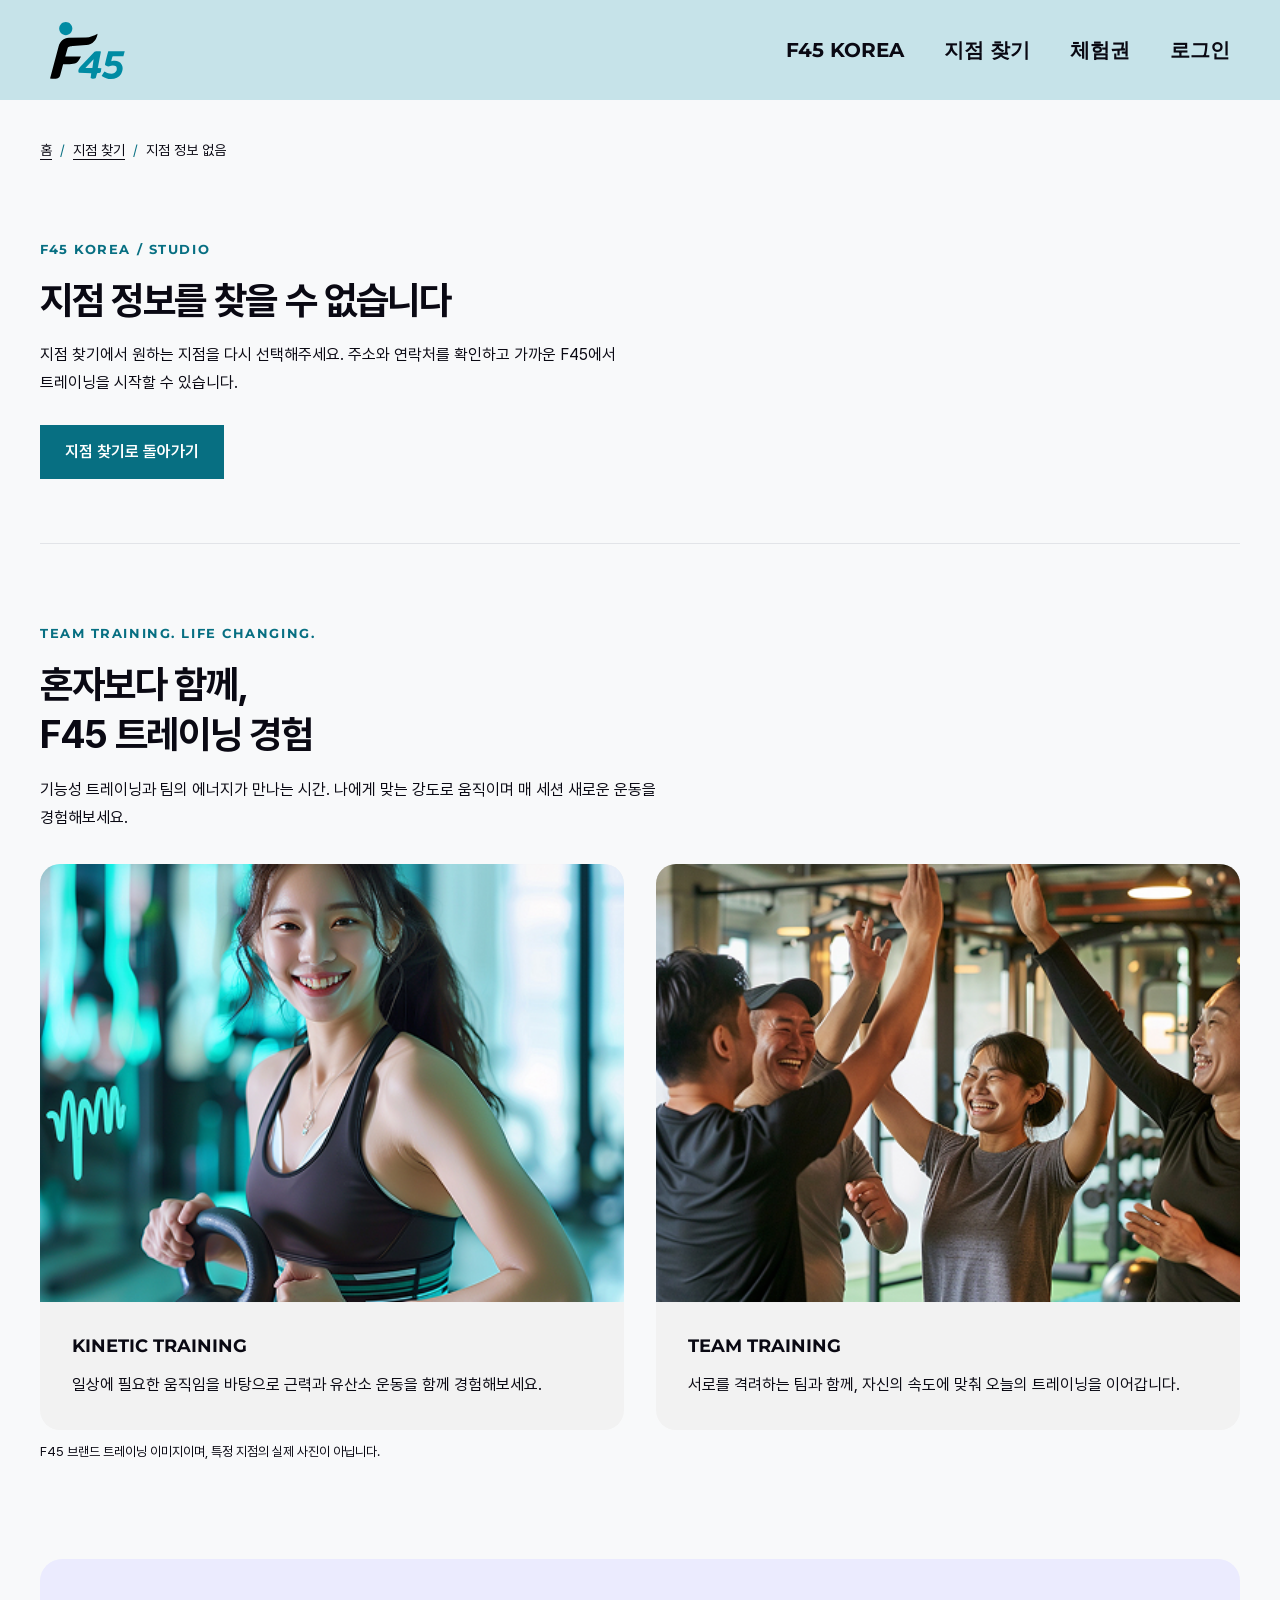
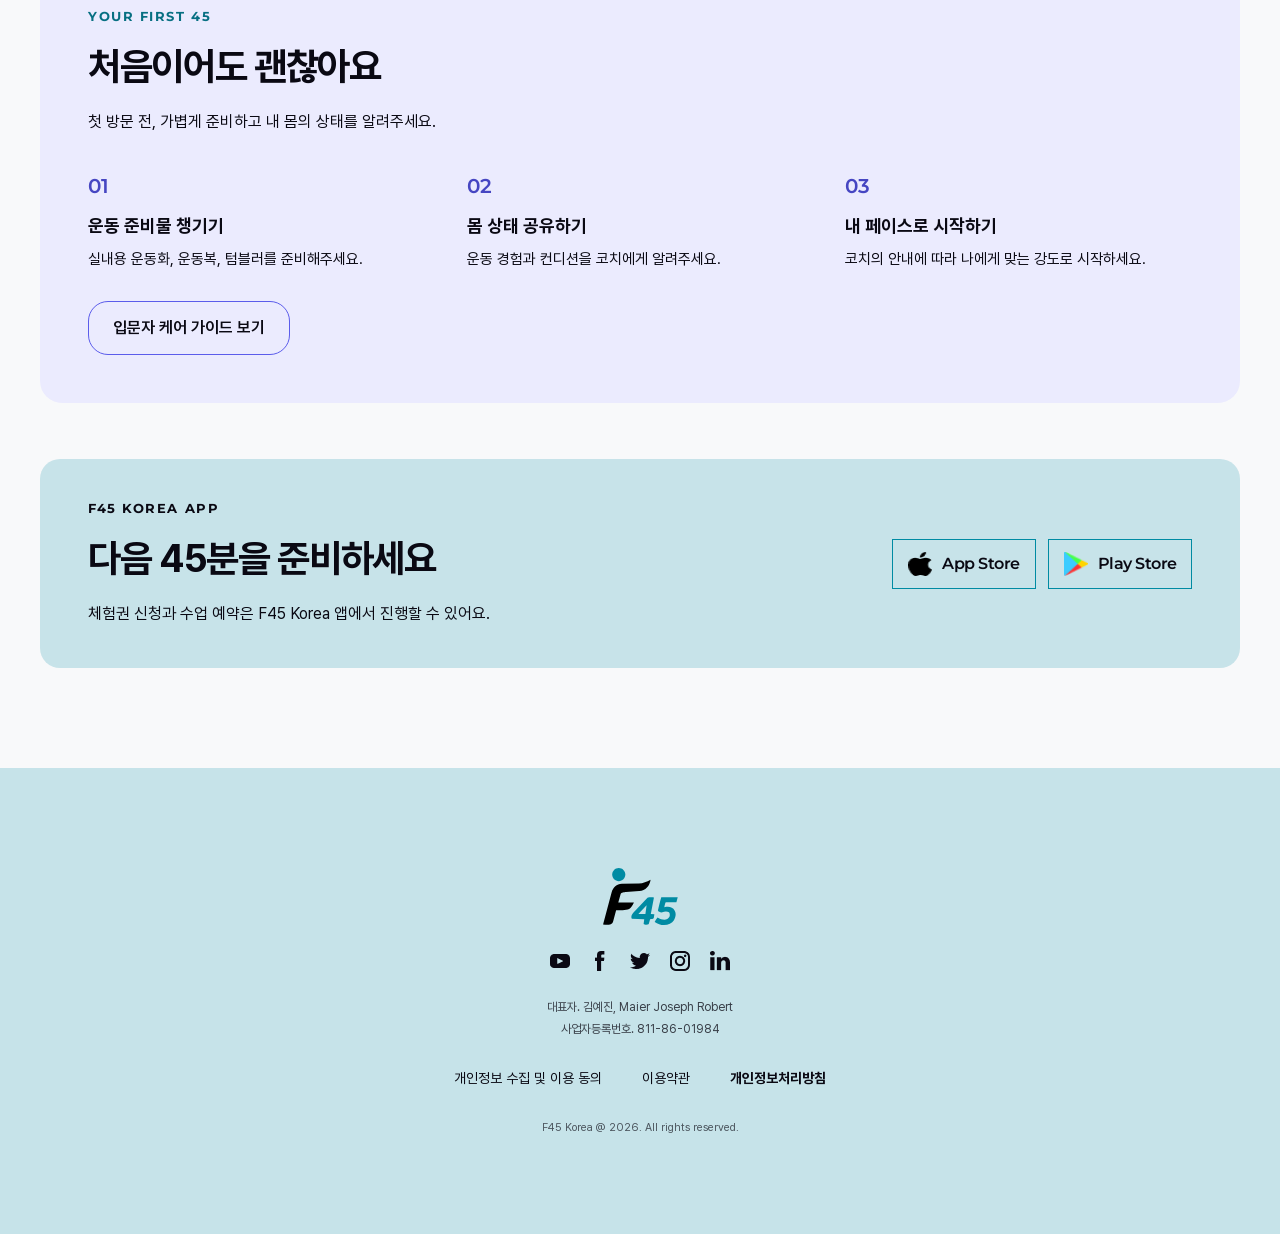
<file: pages/detail.html>
<!DOCTYPE html>
<html lang="ko">
<head>
  <meta charset="UTF-8" />
  <meta name="viewport" content="width=device-width, initial-scale=1.0" />
  <title>지점 정보 없음 | F45 Korea</title>
  <meta name="description" content="F45 Korea 지점 찾기에서 가까운 지점의 주소와 연락처를 확인하세요." />
  <meta name="robots" content="noindex, follow" />
  <meta name="theme-color" content="#008ba3" />
  <link rel="icon" type="image/svg+xml" href="../favicon/favicon.svg" />
  <link rel="icon" href="../favicon/favicon.ico" sizes="48x48" />
  <link rel="icon" type="image/png" sizes="16x16" href="../favicon/favicon-16.png" />
  <link rel="icon" type="image/png" sizes="32x32" href="../favicon/favicon-32.png" />
  <link rel="apple-touch-icon" href="../favicon/apple-touch-icon.png" />
  <link rel="manifest" href="../favicon/site.webmanifest" />
  <link rel="stylesheet" href="../css/style.css?v=20261111-mobile-logo" />
  <link rel="stylesheet" href="../css/common.css" />
  <link rel="stylesheet" href="../css/pages.css" />
</head>
<body class="sub_page detail_page">
  <!-- Shared header -->
<a class="skip_link" href="#main_content">본문 바로가기</a>
<header class="header" id="header">
  <a class="logo" href="../index.html" aria-label="F45 Korea 홈">
    <img src="../assets/icons/logo.svg" alt="F45 Korea" width="75" height="57" />
    <span class="logo_mobile_text" aria-hidden="true">F45 Korea</span>
  </a>
  <nav class="nav" aria-label="주 메뉴">
    <a class="nav_link" href="../index.html#story">F45 KOREA</a>
    <a class="nav_link" href="../index.html#locator">지점 찾기</a>
    <a class="nav_link" href="../index.html#guide">체험권</a>
    <a class="nav_link" href="./login.html" data-auth-guest>로그인</a>
    <div class="auth_user" data-auth-user hidden><span class="auth_name" data-auth-name></span><button class="nav_link" type="button" data-auth-logout>로그아웃</button></div>
    <button type="button" class="menu_toggle" data-menu-toggle aria-controls="mobile_menu" aria-expanded="false" aria-label="메뉴 열기"><img src="../assets/icons/ham.png" alt="" /></button>
  </nav>
</header>
<div class="menu_overlay" data-menu-overlay hidden></div>
<nav class="mobile_menu" id="mobile_menu" data-mobile-menu aria-label="모바일 메뉴" hidden>
  <a class="nav_link" href="../index.html#story">F45 KOREA</a>
  <a class="nav_link" href="../index.html#locator">지점 찾기</a>
  <a class="nav_link" href="../index.html#guide">체험권</a>
  <a class="nav_link" href="./login.html" data-auth-guest>로그인</a>
  <div class="auth_user" data-auth-user hidden><span class="auth_name" data-auth-name></span><button class="nav_link" type="button" data-auth-logout>로그아웃</button></div>
</nav>
<p class="sr_only" data-auth-status role="status" aria-live="polite"></p>
  <!-- End shared header -->

  <main class="detail_main" id="main_content" tabindex="-1">
    <div class="detail_wrap">
      <nav class="detail_breadcrumb" aria-label="현재 위치">
        <ol>
          <li><a href="../index.html">홈</a></li>
          <li><a href="../index.html#locator">지점 찾기</a></li>
          <li aria-current="page" data-branch-breadcrumb>지점 안내</li>
        </ol>
      </nav>

      <noscript>
        <p class="detail_noscript">지점별 상세 정보를 표시하려면 JavaScript가 필요합니다. <a href="../index.html#locator">홈의 지점 찾기</a>에서 6개 지점의 주소와 전화번호를 확인할 수 있습니다.</p>
      </noscript>

      <section class="detail_unavailable" id="branch_unavailable" aria-labelledby="branch_unavailable_title">
        <p class="detail_eyebrow">F45 KOREA / STUDIO</p>
        <h1 class="detail_heading" id="branch_unavailable_title">지점 정보를 찾을 수 없습니다</h1>
        <p class="detail_copy">지점 찾기에서 원하는 지점을 다시 선택해주세요. 주소와 연락처를 확인하고 가까운 F45에서 트레이닝을 시작할 수 있습니다.</p>
        <div class="detail_actions">
          <a class="detail_primary" href="../index.html#locator">지점 찾기로 돌아가기</a>
        </div>
      </section>

      <div id="branch_content" hidden>
        <section class="detail_hero" aria-labelledby="branch_title">
          <div class="detail_hero_content">
            <p class="detail_eyebrow">F45 KOREA / STUDIO</p>
            <h1 class="detail_title" id="branch_title" data-branch-name>F45 지점</h1>
            <p class="detail_intro">함께 움직이는 45분.<br />새로운 변화를 이곳에서 시작하세요.</p>
            <dl class="detail_contact">
              <div><dt>주소</dt><dd data-branch-address></dd></div>
              <div><dt>전화</dt><dd><a data-branch-tel><span data-branch-phone></span></a></dd></div>
            </dl>
            <div class="detail_actions">
              <button class="detail_primary" id="detail_trial_cta" type="button" data-modal-target="trial_modal" data-magnetic><span class="magnetic_label">이 지점에서 체험 시작하기</span></button>
              <a class="detail_secondary" data-branch-tel>전화 걸기</a>
            </div>
          </div>
          <figure class="detail_hero_media">
            <img class="detail_hero_image" src="../assets/images/hero_frame_03_wide.jpg" alt="F45 트레이닝 이미지" width="1536" height="1200" fetchpriority="high" data-media-entrance />
            <figcaption class="detail_caption">F45 트레이닝 이미지 · 특정 지점의 실제 내부 사진이 아닙니다.</figcaption>
          </figure>
        </section>

        <section class="detail_section detail_location" aria-labelledby="detail_location_title">
          <div>
            <p class="detail_eyebrow">FIND YOUR STUDIO</p>
            <h2 class="detail_heading" id="detail_location_title" data-reveal>방문할 지점을 확인하세요</h2>
            <p class="detail_location_address" data-branch-address></p>
            <p class="detail_copy">방문 전 주소를 확인하고, 체험 수업에 대한 자세한 사항은 지점에 문의해주세요.</p>
            <div class="detail_actions"><a class="detail_secondary" href="../index.html#locator">다른 지점도 찾아보기</a></div>
          </div>
          <figure class="detail_map">
            <img src="../assets/images/map.jpg" alt="F45 서울 일부 지점이 표시된 참고 지도" width="940" height="627" loading="lazy" />
            <figcaption class="detail_caption">F45 지점 안내 참고 이미지입니다. 선택한 지점의 위치를 표시한 지도는 아닙니다.</figcaption>
          </figure>
        </section>
      </div>

      <section class="detail_section" aria-labelledby="detail_training_title">
        <p class="detail_eyebrow">TEAM TRAINING. LIFE CHANGING.</p>
        <h2 class="detail_heading" id="detail_training_title" data-reveal>혼자보다 함께,<br />F45 트레이닝 경험</h2>
        <p class="detail_copy">기능성 트레이닝과 팀의 에너지가 만나는 시간. 나에게 맞는 강도로 움직이며 매 세션 새로운 운동을 경험해보세요.</p>
        <div class="detail_training_grid">
          <article class="detail_training_card" data-spotlight>
            <img src="../assets/images/intro_k.jpg" alt="F45 트레이닝 이미지" width="400" height="400" loading="lazy" data-media-entrance />
            <div class="detail_training_text">
              <h3>KINETIC TRAINING</h3>
              <p>일상에 필요한 움직임을 바탕으로 근력과 유산소 운동을 함께 경험해보세요.</p>
            </div>
          </article>
          <article class="detail_training_card" data-spotlight>
            <img src="../assets/images/intro_r.jpg" alt="F45 트레이닝 이미지" width="400" height="400" loading="lazy" data-media-entrance />
            <div class="detail_training_text">
              <h3>TEAM TRAINING</h3>
              <p>서로를 격려하는 팀과 함께, 자신의 속도에 맞춰 오늘의 트레이닝을 이어갑니다.</p>
            </div>
          </article>
        </div>
        <p class="detail_caption">F45 브랜드 트레이닝 이미지이며, 특정 지점의 실제 사진이 아닙니다.</p>
      </section>

      <section class="detail_visit" aria-labelledby="detail_visit_title">
        <p class="detail_eyebrow">YOUR FIRST 45</p>
        <h2 class="detail_heading" id="detail_visit_title" data-reveal>처음이어도 괜찮아요</h2>
        <p class="detail_copy">첫 방문 전, 가볍게 준비하고 내 몸의 상태를 알려주세요.</p>
        <ol class="detail_visit_list">
          <li><span class="detail_visit_number" aria-hidden="true">01</span><div><h3>운동 준비물 챙기기</h3><p>실내용 운동화, 운동복, 텀블러를 준비해주세요.</p></div></li>
          <li><span class="detail_visit_number" aria-hidden="true">02</span><div><h3>몸 상태 공유하기</h3><p>운동 경험과 컨디션을 코치에게 알려주세요.</p></div></li>
          <li><span class="detail_visit_number" aria-hidden="true">03</span><div><h3>내 페이스로 시작하기</h3><p>코치의 안내에 따라 나에게 맞는 강도로 시작하세요.</p></div></li>
        </ol>
        <div class="detail_actions"><a class="detail_secondary" href="../index.html#guide">입문자 케어 가이드 보기</a></div>
      </section>

      <section class="detail_app" aria-labelledby="detail_app_title">
        <div>
          <p class="detail_eyebrow">F45 KOREA APP</p>
          <h2 class="detail_heading" id="detail_app_title" data-reveal>다음 45분을 준비하세요</h2>
          <p class="detail_copy">체험권 신청과 수업 예약은 F45 Korea 앱에서 진행할 수 있어요.</p>
        </div>
        <div class="detail_store_buttons">
          <a class="trial_store_btn" href="https://apps.apple.com/kr/app/f45-korea-new/id6751717648" target="_blank" rel="noopener noreferrer">
            <img src="../assets/icons/apple.png" alt="" width="24" height="24" /><span>App Store</span><span class="sr_only">새 탭</span>
          </a>
          <a class="trial_store_btn" href="https://play.google.com/store/apps/details?id=ie.zappy.fennec.fskorea&amp;hl=ko" target="_blank" rel="noopener noreferrer">
            <img src="../assets/icons/playstore.png" alt="" width="24" height="24" /><span>Play Store</span><span class="sr_only">새 탭</span>
          </a>
        </div>
      </section>
    </div>
  </main>

  <!-- Shared footer -->
<footer class="footer" id="footer">
    <div class="footer_logo">
      <img src="../assets/icons/logo.svg" alt="F45 Korea">
      <span class="footer_logo_mobile_text" aria-hidden="true">F45 KOREA</span>
    </div>
    <div class="footer_social">
      <span><img src="../assets/icons/utube.png" alt="유튜브" /></span>
      <span><img src="../assets/icons/facebook.png" alt="페이스북" /></span>
      <span><img src="../assets/icons/twitter.png" alt="트위터" /></span>
      <span><img src="../assets/icons/instagram.png" alt="인스타그램" /></span>
      <span><img src="../assets/icons/in.png" alt="링크드인" /></span>
    </div>
    <p class="footer_company">
      대표자. 김예진, Maier Joseph Robert<br />
      사업자등록번호. 811-86-01984
    </p>
    <div class="footer_links">
      <span>개인정보 수집 및 이용 동의</span>
      <span>이용약관</span>
      <span class="is_bold">개인정보처리방침</span>
    </div>
    <p class="footer_copyright">F45 Korea @ 2026. All rights reserved.</p>
  </footer>
  <!-- End shared footer -->

  <!-- Shared trial modal -->
<div class="modal_overlay" id="trial_modal" role="dialog" aria-modal="true" aria-labelledby="trial_modal_title" hidden>
    <div class="modal_card">
      <button type="button" class="modal_close" id="trial_modal_close" aria-label="닫기">
        <span aria-hidden="true">&times;</span>
      </button>
      <p class="modal_eyebrow">체험권 신청</p>
      <h2 class="modal_title" id="trial_modal_title">체험권은 앱에서<br />1분이면 신청 완료</h2>
      <p class="modal_desc">F45 Korea 앱을 설치하고<br />가까운 지점에서 체험 수업을 예약해보세요.</p>
      <div class="modal_store_buttons">
        <a class="trial_store_btn" href="https://apps.apple.com/kr/app/f45-korea-new/id6751717648" target="_blank" rel="noopener noreferrer">
          <img src="../assets/icons/apple.png" alt="" />
          <span>App Store</span>
        </a>
        <a class="trial_store_btn" href="https://play.google.com/store/apps/details?id=ie.zappy.fennec.fskorea&hl=ko" target="_blank" rel="noopener noreferrer">
          <img src="../assets/icons/playstore.png" alt="" />
          <span>Play Store</span>
        </a>
      </div>
    </div>
  </div>
  <!-- End shared trial modal -->

  <script src="https://cdnjs.cloudflare.com/ajax/libs/gsap/3.12.5/gsap.min.js"></script>
  <script src="../js/storage.js"></script>
  <script src="../js/auth.js"></script>
  <script src="../js/branch_data.js"></script>
  <script src="../js/branch_detail.js"></script>
  <script src="../js/modal.js"></script>
  <script src="../js/interactions.js"></script>
</body>
</html>
</file>
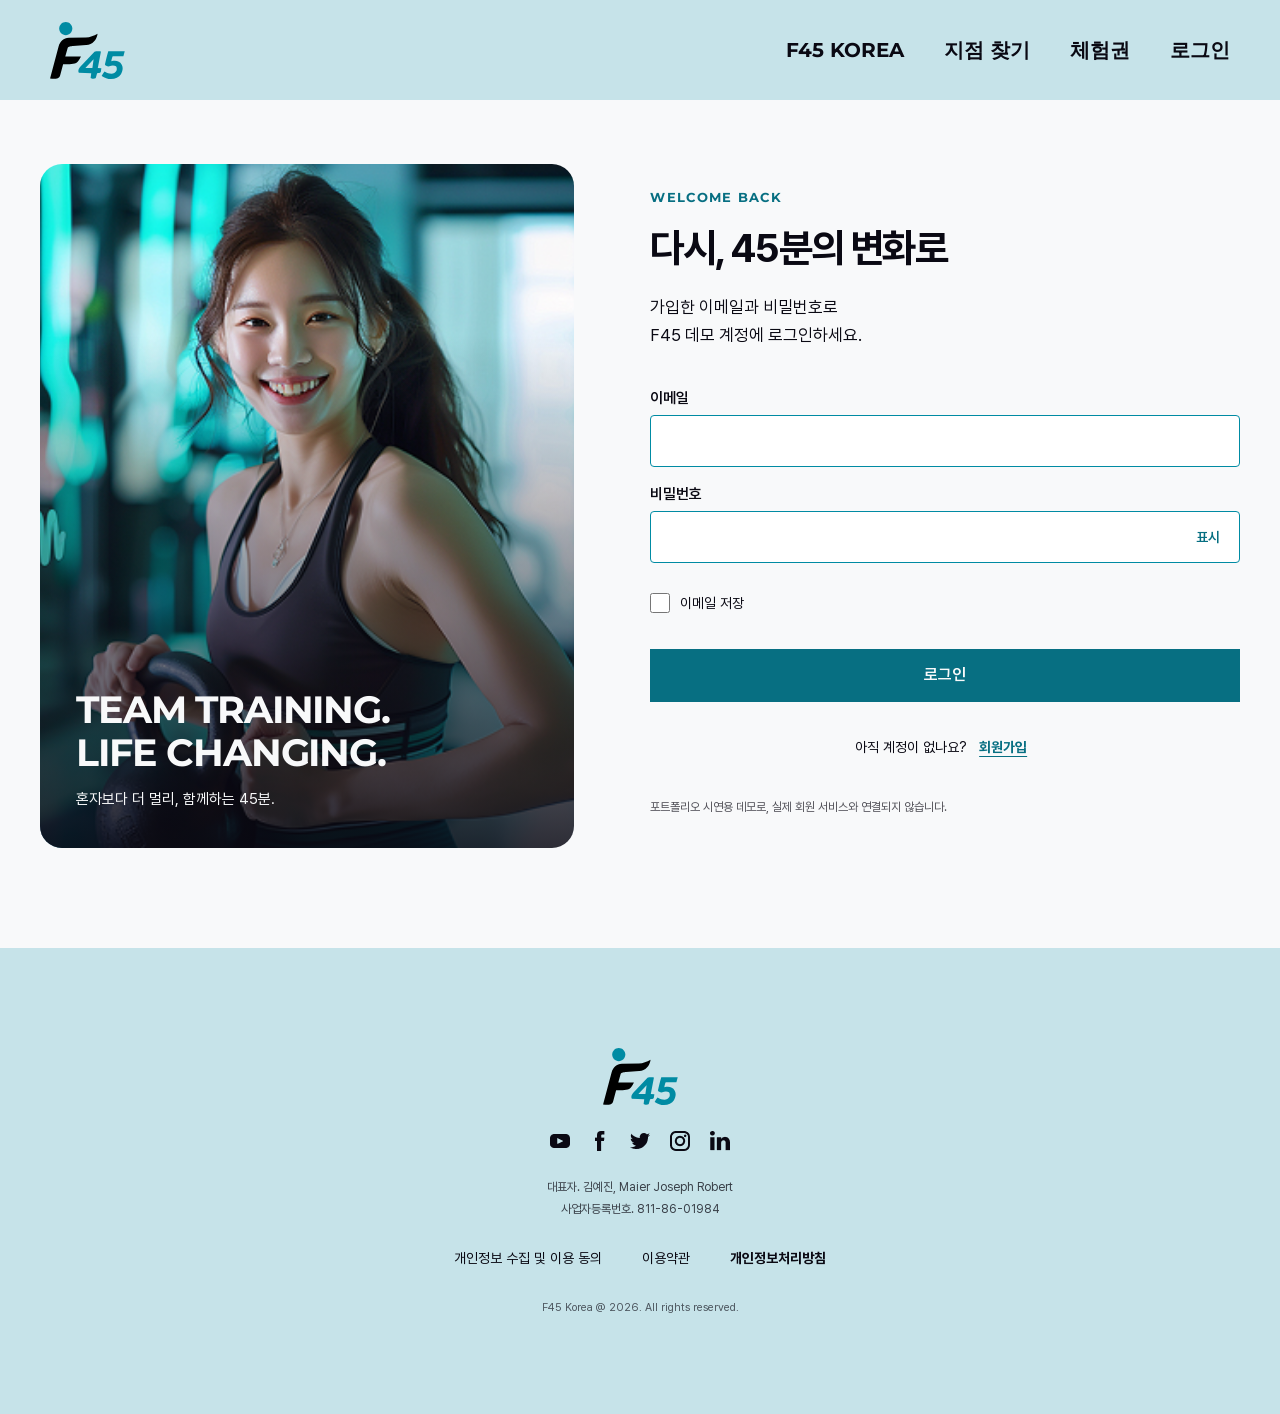
<file: pages/login.html>
<!DOCTYPE html>
<html lang="ko">
<head>
<meta charset="UTF-8" />
<meta name="viewport" content="width=device-width, initial-scale=1.0" />
<title>F45 Korea | 로그인</title>
<meta name="description" content="F45 Korea 포트폴리오 데모 로그인 페이지" />
<meta name="robots" content="noindex, follow" />
<meta name="theme-color" content="#008ba3" />
<link rel="icon" type="image/svg+xml" href="../favicon/favicon.svg" />
<link rel="icon" href="../favicon/favicon.ico" />
<link rel="apple-touch-icon" href="../favicon/apple-touch-icon.png" />
<link rel="manifest" href="../favicon/site.webmanifest" />
<link rel="stylesheet" href="../css/style.css?v=20261111-mobile-logo" />
<link rel="stylesheet" href="../css/common.css?v=20260920" />
<link rel="stylesheet" href="../css/pages.css?v=20260920" />
</head>
<body class="sub_page auth_page">
<a class="skip_link" href="#main_content">본문 바로가기</a>
<header class="header" id="header">
  <a class="logo" href="../index.html" aria-label="F45 Korea 홈">
    <img src="../assets/icons/logo.svg" alt="F45 Korea" width="75" height="57" />
    <span class="logo_mobile_text" aria-hidden="true">F45 Korea</span>
  </a>
  <nav class="nav" aria-label="주 메뉴">
    <a class="nav_link" href="../index.html#story">F45 KOREA</a>
    <a class="nav_link" href="../index.html#locator">지점 찾기</a>
    <a class="nav_link" href="../index.html#guide">체험권</a>
    <a class="nav_link" href="./login.html" data-auth-guest>로그인</a>
    <div class="auth_user" data-auth-user hidden><span class="auth_name" data-auth-name></span><button class="nav_link" type="button" data-auth-logout>로그아웃</button></div>
    <button type="button" class="menu_toggle" data-menu-toggle aria-controls="mobile_menu" aria-expanded="false" aria-label="메뉴 열기"><img src="../assets/icons/ham.png" alt="" /></button>
  </nav>
</header>
<div class="menu_overlay" data-menu-overlay hidden></div>
<nav class="mobile_menu" id="mobile_menu" data-mobile-menu aria-label="모바일 메뉴" hidden>
  <a class="nav_link" href="../index.html#story">F45 KOREA</a>
  <a class="nav_link" href="../index.html#locator">지점 찾기</a>
  <a class="nav_link" href="../index.html#guide">체험권</a>
  <a class="nav_link" href="./login.html" data-auth-guest>로그인</a>
  <div class="auth_user" data-auth-user hidden><span class="auth_name" data-auth-name></span><button class="nav_link" type="button" data-auth-logout>로그아웃</button></div>
</nav>
<p class="sr_only" data-auth-status role="status" aria-live="polite"></p>
<main id="main_content" class="auth_main" tabindex="-1">
  <div class="auth_layout">
    <aside class="auth_media" data-media-entrance aria-label="F45 트레이닝">
      <img src="../assets/images/intro_k.jpg" alt="함께 운동하는 F45 트레이닝 이미지" width="400" height="400" />
      <div class="auth_media_caption"><span>TEAM TRAINING.</span><span>LIFE CHANGING.</span><p>혼자보다 더 멀리, 함께하는 45분.</p></div>
    </aside>
    <section class="auth_panel" aria-labelledby="auth_title">
      <div class="page_heading" data-reveal><p class="page_eyebrow">WELCOME BACK</p><h1 id="auth_title">다시, 45분의 변화로</h1><p class="page_description">가입한 이메일과 비밀번호로<br />F45 데모 계정에 로그인하세요.</p></div>
      <div data-auth-guest>
        <form class="auth_form" method="post" data-auth-form="login" data-home-url="../index.html" data-login-url="./login.html" novalidate>
          <div class="form_field"><label for="auth_email">이메일</label><input id="auth_email" name="email" type="email" autocomplete="email" aria-describedby="auth_email_error" maxlength="254" inputmode="email" autocapitalize="none" spellcheck="false" required /><p class="field_error" id="auth_email_error" data-error-for="email"></p></div><div class="form_field"><label for="auth_password">비밀번호</label><div class="password_field"><input id="auth_password" name="password" type="password" autocomplete="current-password" aria-describedby="auth_password_error" minlength="8" maxlength="20" required /><button type="button" class="password_toggle" data-password-toggle="auth_password" aria-controls="auth_password" aria-pressed="false" aria-label="비밀번호 표시">표시</button></div><p class="field_error" id="auth_password_error" data-error-for="password"></p></div><label class="check_label" for="auth_save_email"><input type="checkbox" name="save_email" id="auth_save_email" /><span>이메일 저장</span></label>
          <p class="form_status" data-form-status role="status" aria-live="polite" aria-atomic="true"></p>
          <button class="primary_button auth_submit" type="submit" disabled data-magnetic><span class="magnetic_label" data-submit-label>로그인</span></button>
        </form>
        <p class="auth_switch">아직 계정이 없나요? <a href="./signup.html">회원가입</a></p>
      </div>
      <div class="session_panel" data-auth-session hidden><h2><span data-session-name></span>님, 반가워요.</h2><p>현재 이 브라우저에 로그인되어 있습니다.</p><div class="session_actions"><a class="primary_button" href="../index.html">홈으로 이동</a><button class="secondary_button" type="button" data-auth-logout>로그아웃</button></div></div>
      <p class="demo_notice">포트폴리오 시연용 데모로, 실제 회원 서비스와 연결되지 않습니다.</p>
      <noscript><p class="form_status">데모 로그인 기능을 이용하려면 브라우저의 JavaScript를 켜주세요.</p></noscript>
    </section>
  </div>
</main>
<footer class="footer" id="footer">
    <div class="footer_logo">
      <img src="../assets/icons/logo.svg" alt="F45 Korea">
      <span class="footer_logo_mobile_text" aria-hidden="true">F45 KOREA</span>
    </div>
    <div class="footer_social">
      <span><img src="../assets/icons/utube.png" alt="유튜브" /></span>
      <span><img src="../assets/icons/facebook.png" alt="페이스북" /></span>
      <span><img src="../assets/icons/twitter.png" alt="트위터" /></span>
      <span><img src="../assets/icons/instagram.png" alt="인스타그램" /></span>
      <span><img src="../assets/icons/in.png" alt="링크드인" /></span>
    </div>
    <p class="footer_company">
      대표자. 김예진, Maier Joseph Robert<br />
      사업자등록번호. 811-86-01984
    </p>
    <div class="footer_links">
      <span>개인정보 수집 및 이용 동의</span>
      <span>이용약관</span>
      <span class="is_bold">개인정보처리방침</span>
    </div>
    <p class="footer_copyright">F45 Korea @ 2026. All rights reserved.</p>
  </footer>
<script src="https://cdnjs.cloudflare.com/ajax/libs/gsap/3.12.5/gsap.min.js"></script>
<script src="../js/storage.js?v=20260920"></script>
<script src="../js/auth.js?v=20260920"></script>
<script src="../js/interactions.js?v=20260920"></script>
</body>
</html>
</file>
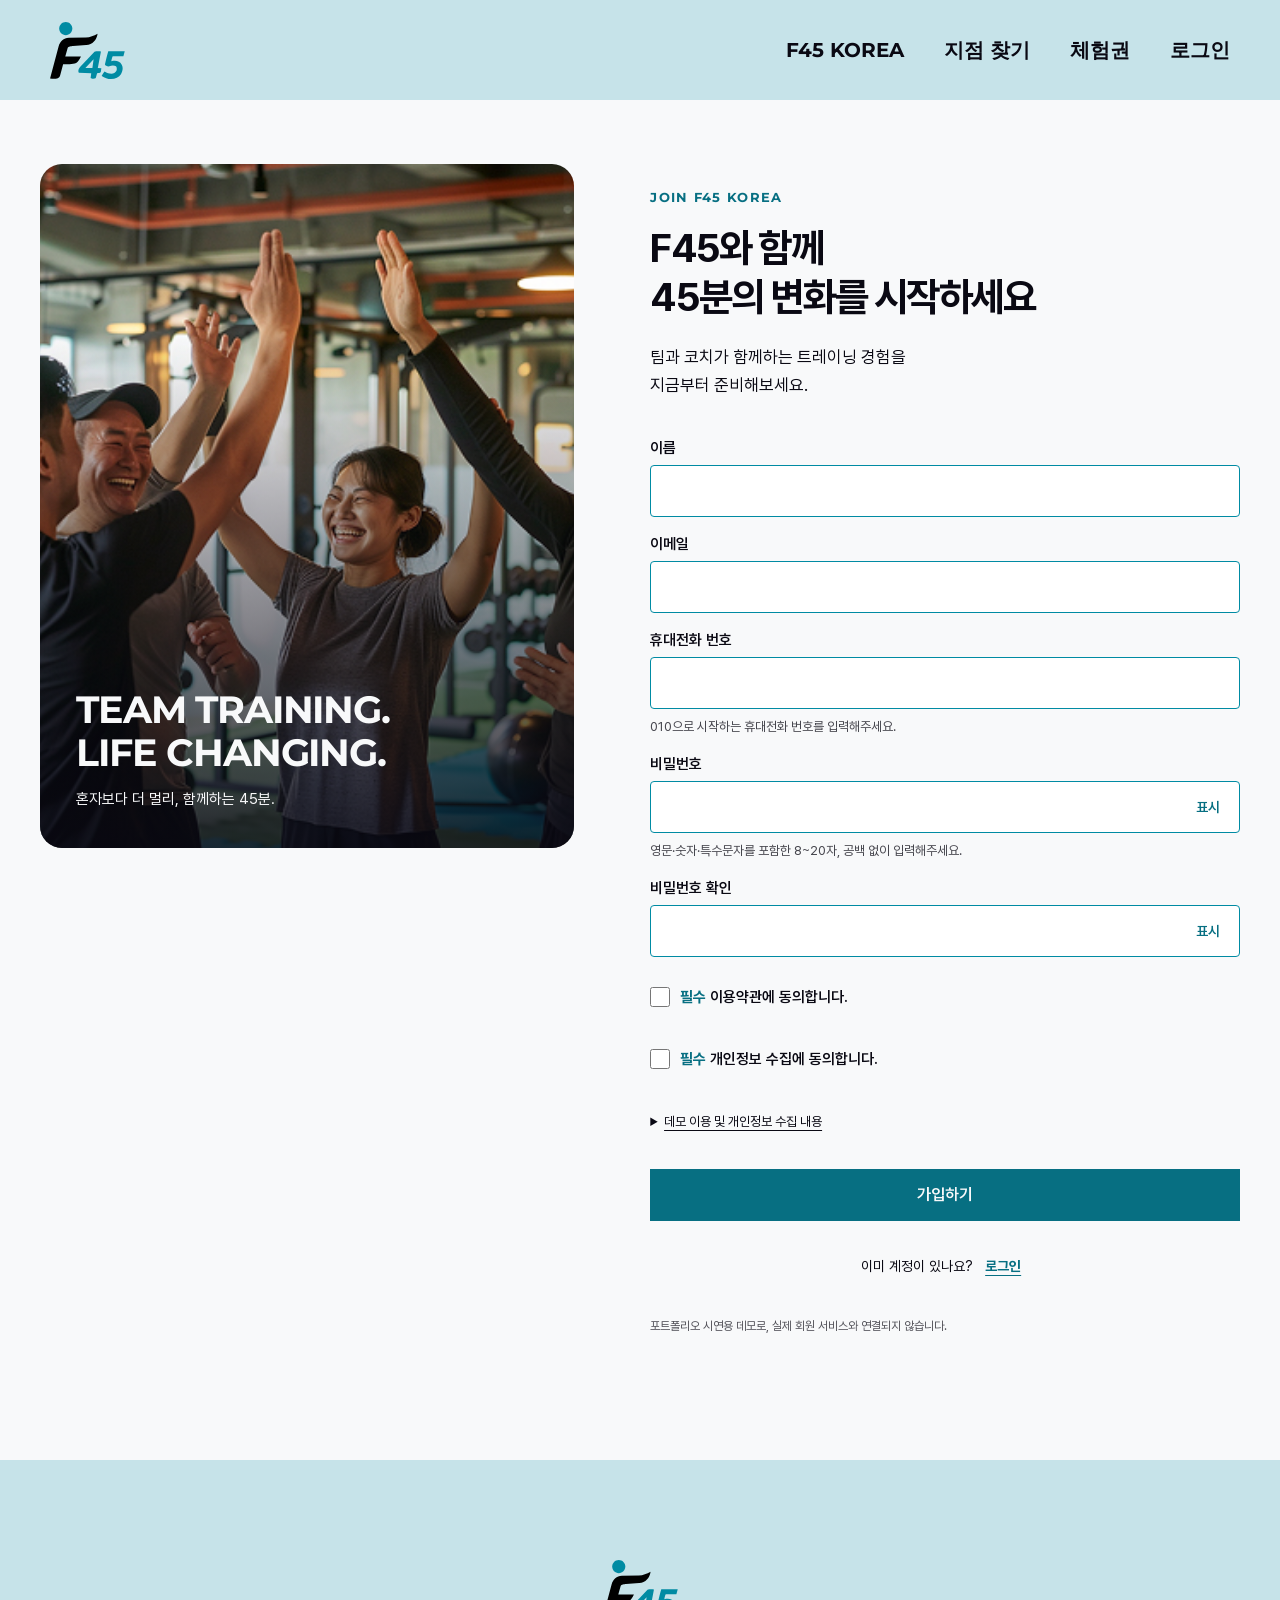
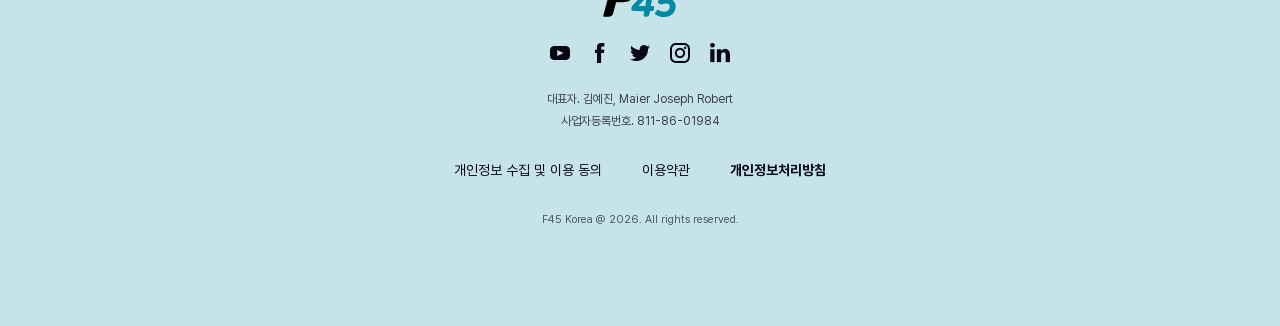
<file: pages/signup.html>
<!DOCTYPE html>
<html lang="ko">
<head>
<meta charset="UTF-8" />
<meta name="viewport" content="width=device-width, initial-scale=1.0" />
<title>F45 Korea | 회원가입</title>
<meta name="description" content="F45 Korea 포트폴리오 데모 회원가입 페이지" />
<meta name="robots" content="noindex, follow" />
<meta name="theme-color" content="#008ba3" />
<link rel="icon" type="image/svg+xml" href="../favicon/favicon.svg" />
<link rel="icon" href="../favicon/favicon.ico" />
<link rel="apple-touch-icon" href="../favicon/apple-touch-icon.png" />
<link rel="manifest" href="../favicon/site.webmanifest" />
<link rel="stylesheet" href="../css/style.css?v=20261111-mobile-logo" />
<link rel="stylesheet" href="../css/common.css?v=20260920" />
<link rel="stylesheet" href="../css/pages.css?v=20260920" />
</head>
<body class="sub_page auth_page">
<a class="skip_link" href="#main_content">본문 바로가기</a>
<header class="header" id="header">
  <a class="logo" href="../index.html" aria-label="F45 Korea 홈">
    <img src="../assets/icons/logo.svg" alt="F45 Korea" width="75" height="57" />
    <span class="logo_mobile_text" aria-hidden="true">F45 Korea</span>
  </a>
  <nav class="nav" aria-label="주 메뉴">
    <a class="nav_link" href="../index.html#story">F45 KOREA</a>
    <a class="nav_link" href="../index.html#locator">지점 찾기</a>
    <a class="nav_link" href="../index.html#guide">체험권</a>
    <a class="nav_link" href="./login.html" data-auth-guest>로그인</a>
    <div class="auth_user" data-auth-user hidden><span class="auth_name" data-auth-name></span><button class="nav_link" type="button" data-auth-logout>로그아웃</button></div>
    <button type="button" class="menu_toggle" data-menu-toggle aria-controls="mobile_menu" aria-expanded="false" aria-label="메뉴 열기"><img src="../assets/icons/ham.png" alt="" /></button>
  </nav>
</header>
<div class="menu_overlay" data-menu-overlay hidden></div>
<nav class="mobile_menu" id="mobile_menu" data-mobile-menu aria-label="모바일 메뉴" hidden>
  <a class="nav_link" href="../index.html#story">F45 KOREA</a>
  <a class="nav_link" href="../index.html#locator">지점 찾기</a>
  <a class="nav_link" href="../index.html#guide">체험권</a>
  <a class="nav_link" href="./login.html" data-auth-guest>로그인</a>
  <div class="auth_user" data-auth-user hidden><span class="auth_name" data-auth-name></span><button class="nav_link" type="button" data-auth-logout>로그아웃</button></div>
</nav>
<p class="sr_only" data-auth-status role="status" aria-live="polite"></p>
<main id="main_content" class="auth_main" tabindex="-1">
  <div class="auth_layout">
    <aside class="auth_media" data-media-entrance aria-label="F45 트레이닝">
      <img src="../assets/images/intro_r.jpg" alt="함께 운동하는 F45 트레이닝 이미지" width="400" height="400" />
      <div class="auth_media_caption"><span>TEAM TRAINING.</span><span>LIFE CHANGING.</span><p>혼자보다 더 멀리, 함께하는 45분.</p></div>
    </aside>
    <section class="auth_panel" aria-labelledby="auth_title">
      <div class="page_heading" data-reveal><p class="page_eyebrow">JOIN F45 KOREA</p><h1 id="auth_title">F45와 함께<br />45분의 변화를 시작하세요</h1><p class="page_description">팀과 코치가 함께하는 트레이닝 경험을<br />지금부터 준비해보세요.</p></div>
      <div data-auth-guest>
        <form class="auth_form" method="post" data-auth-form="signup" data-home-url="../index.html" data-login-url="./login.html" novalidate>
          <div class="form_field"><label for="auth_name">이름</label><input id="auth_name" name="name" type="text" autocomplete="name" aria-describedby="auth_name_error" minlength="2" maxlength="30" required /><p class="field_error" id="auth_name_error" data-error-for="name"></p></div><div class="form_field"><label for="auth_email">이메일</label><input id="auth_email" name="email" type="email" autocomplete="email" aria-describedby="auth_email_error" maxlength="254" inputmode="email" autocapitalize="none" spellcheck="false" required /><p class="field_error" id="auth_email_error" data-error-for="email"></p></div><div class="form_field"><label for="auth_phone">휴대전화 번호</label><input id="auth_phone" name="phone" type="tel" autocomplete="tel" aria-describedby="auth_phone_hint auth_phone_error" maxlength="13" inputmode="tel" required /><p class="field_hint" id="auth_phone_hint">010으로 시작하는 휴대전화 번호를 입력해주세요.</p><p class="field_error" id="auth_phone_error" data-error-for="phone"></p></div><div class="form_field"><label for="auth_password">비밀번호</label><div class="password_field"><input id="auth_password" name="password" type="password" autocomplete="new-password" aria-describedby="auth_password_hint auth_password_error" minlength="8" maxlength="20" required /><button type="button" class="password_toggle" data-password-toggle="auth_password" aria-controls="auth_password" aria-pressed="false" aria-label="비밀번호 표시">표시</button></div><p class="field_hint" id="auth_password_hint">영문·숫자·특수문자를 포함한 8~20자, 공백 없이 입력해주세요.</p><p class="field_error" id="auth_password_error" data-error-for="password"></p></div><div class="form_field"><label for="auth_password_confirm">비밀번호 확인</label><div class="password_field"><input id="auth_password_confirm" name="password_confirm" type="password" autocomplete="new-password" aria-describedby="auth_password_confirm_error" minlength="8" maxlength="20" required /><button type="button" class="password_toggle" data-password-toggle="auth_password_confirm" aria-controls="auth_password_confirm" aria-pressed="false" aria-label="비밀번호 확인 표시">표시</button></div><p class="field_error" id="auth_password_confirm_error" data-error-for="password_confirm"></p></div><div class="form_field"><label class="check_label" for="auth_terms"><input type="checkbox" name="terms" id="auth_terms" required aria-describedby="auth_terms_error demo_consent" /><span><span class="required_label">필수</span> 이용약관에 동의합니다.</span></label><p class="field_error" id="auth_terms_error" data-error-for="terms"></p></div><div class="form_field"><label class="check_label" for="auth_privacy"><input type="checkbox" name="privacy" id="auth_privacy" required aria-describedby="auth_privacy_error demo_consent" /><span><span class="required_label">필수</span> 개인정보 수집에 동의합니다.</span></label><p class="field_error" id="auth_privacy_error" data-error-for="privacy"></p></div><details class="consent_details"><summary>데모 이용 및 개인정보 수집 내용</summary><div id="demo_consent"><p>이 기능은 포트폴리오 시연용이며 실제 F45 회원가입·예약·결제를 제공하지 않습니다.</p><p>이름, 이메일, 휴대전화, 약관 동의와 비밀번호에서 생성한 검증값을 이 브라우저에 보관합니다. 별도 서버로 전송하지 않으며, 브라우저 사이트 데이터를 삭제하면 제거됩니다. 실제 서비스에서 사용하는 비밀번호 대신 데모용 정보를 입력해주세요.</p></div></details>
          <p class="form_status" data-form-status role="status" aria-live="polite" aria-atomic="true"></p>
          <button class="primary_button auth_submit" type="submit" disabled data-magnetic><span class="magnetic_label" data-submit-label>가입하기</span></button>
        </form>
        <p class="auth_switch">이미 계정이 있나요? <a href="./login.html">로그인</a></p>
      </div>
      <div class="session_panel" data-auth-session hidden><h2><span data-session-name></span>님, 반가워요.</h2><p>현재 이 브라우저에 로그인되어 있습니다.</p><div class="session_actions"><a class="primary_button" href="../index.html">홈으로 이동</a><button class="secondary_button" type="button" data-auth-logout>로그아웃</button></div></div>
      <p class="demo_notice">포트폴리오 시연용 데모로, 실제 회원 서비스와 연결되지 않습니다.</p>
      <noscript><p class="form_status">데모 회원가입 기능을 이용하려면 브라우저의 JavaScript를 켜주세요.</p></noscript>
    </section>
  </div>
</main>
<footer class="footer" id="footer">
    <div class="footer_logo">
      <img src="../assets/icons/logo.svg" alt="F45 Korea">
      <span class="footer_logo_mobile_text" aria-hidden="true">F45 KOREA</span>
    </div>
    <div class="footer_social">
      <span><img src="../assets/icons/utube.png" alt="유튜브" /></span>
      <span><img src="../assets/icons/facebook.png" alt="페이스북" /></span>
      <span><img src="../assets/icons/twitter.png" alt="트위터" /></span>
      <span><img src="../assets/icons/instagram.png" alt="인스타그램" /></span>
      <span><img src="../assets/icons/in.png" alt="링크드인" /></span>
    </div>
    <p class="footer_company">
      대표자. 김예진, Maier Joseph Robert<br />
      사업자등록번호. 811-86-01984
    </p>
    <div class="footer_links">
      <span>개인정보 수집 및 이용 동의</span>
      <span>이용약관</span>
      <span class="is_bold">개인정보처리방침</span>
    </div>
    <p class="footer_copyright">F45 Korea @ 2026. All rights reserved.</p>
  </footer>
<script src="https://cdnjs.cloudflare.com/ajax/libs/gsap/3.12.5/gsap.min.js"></script>
<script src="../js/storage.js?v=20260920"></script>
<script src="../js/auth.js?v=20260920"></script>
<script src="../js/interactions.js?v=20260920"></script>
</body>
</html>
</file>
<file: css/style.css>
* {
  margin: 0;
  padding: 0;
  box-sizing: border-box;
}

@font-face {
  font-family: "Pretendard";
  src: url("../assets/fonts/Pretendard-1.3.9 (2)/web/static/woff2/Pretendard-Regular.woff2") format("woff2");
  font-weight: 400;
  font-style: normal;
  font-display: swap;
}

@font-face {
  font-family: "Pretendard";
  src: url("../assets/fonts/Pretendard-1.3.9 (2)/web/static/woff2/Pretendard-Medium.woff2") format("woff2");
  font-weight: 500;
  font-style: normal;
  font-display: swap;
}

@font-face {
  font-family: "Pretendard";
  src: url("../assets/fonts/Pretendard-1.3.9 (2)/web/static/woff2/Pretendard-SemiBold.woff2") format("woff2");
  font-weight: 600;
  font-style: normal;
  font-display: swap;
}

@font-face {
  font-family: "Pretendard";
  src: url("../assets/fonts/Pretendard-1.3.9 (2)/web/static/woff2/Pretendard-Bold.woff2") format("woff2");
  font-weight: 700;
  font-style: normal;
  font-display: swap;
}

@font-face {
  font-family: "Montserrat";
  src: url("../assets/fonts/Montserrat/static/Montserrat-Regular.ttf") format("truetype");
  font-weight: 400;
  font-style: normal;
  font-display: swap;
}

@font-face {
  font-family: "Montserrat";
  src: url("../assets/fonts/Montserrat/static/Montserrat-Medium.ttf") format("truetype");
  font-weight: 500;
  font-style: normal;
  font-display: swap;
}

@font-face {
  font-family: "Montserrat";
  src: url("../assets/fonts/Montserrat/static/Montserrat-SemiBold.ttf") format("truetype");
  font-weight: 600;
  font-style: normal;
  font-display: swap;
}

@font-face {
  font-family: "Montserrat";
  src: url("../assets/fonts/Montserrat/static/Montserrat-Bold.ttf") format("truetype");
  font-weight: 700;
  font-style: normal;
  font-display: swap;
}

:root {
  --color-bg: #f8f9fa;
  --color-text: #0a0913;
  --color-teal: #008ba3;
  --color-teal-dark: #076f82;
  --color-teal-20: rgba(0, 139, 163, 0.2);
  --color-teal-45: rgba(0, 139, 163, 0.45);
  --color-lavender: #5b5ceb;
  --color-lavender-dark: #4646c2;
  --color-lavender-05: rgba(91, 92, 235, 0.05);
  --color-lavender-50: rgba(91, 92, 235, 0.5);
  --color-lavender-65: rgba(91, 92, 235, 0.65);
  --color-lavender-75: rgba(91, 92, 235, 0.75);
  --color-lavender-85: rgba(91, 92, 235, 0.85);
  --color-lavender-90: rgba(91, 92, 235, 0.9);
  --color-lavender-selected-bg: #ebebfe;
  --color-surface: #f2f2f2;
  --color-indicator: #ddd;
  --color-line: #e2e4e8;
  --font-title: "Montserrat", sans-serif;
  --font-body: "Pretendard", "Noto Sans KR", -apple-system, BlinkMacSystemFont, "Segoe UI", sans-serif;
  --radius-outline: 20px;
  --radius-img-korea: 20px;
  --radius-phase: 50px;
  --radius-guide: 22px;
  --radius-phone: 43px;
  --shadow-dropdown: 0 4px 6.2px rgba(102, 102, 102, 0.2);
  --content-width: 1440px;
}

html,
body {
  font-family: var(--font-body);
  color: var(--color-text);
  background: var(--color-bg);
  width: 100%;
}

body {
  /* .phase_grid가 오른쪽으로 넘치는 풀블리드 카드 행을 다시 쓰기 위한 안전장치 —
     100vw는 세로 스크롤바 폭까지 포함해 실제 보이는 너비보다 살짝 넓게 계산되는
     문제가 있는데(이전에 가로 스크롤바 버그의 원인이었음), body에서 그 1px 안팎의
     오차를 잘라내 페이지 자체에는 가로 스크롤바가 생기지 않도록 함 */
  overflow-x: hidden;
}

html {
  /* 헤더가 position:sticky(100px 높이)라 앵커 이동 시 섹션 상단이 헤더 뒤로
     가려지는 것을 방지 — 헤더 높이만큼 스크롤 목표 지점에 여유를 둠 */
  scroll-padding-top: 100px;
  /* 네비 클릭 시 순간 이동 대신 부드럽게 스크롤되도록 */
  scroll-behavior: smooth;
}

a {
  color: inherit;
  text-decoration: none;
}

img {
  display: block;
  max-width: 100%;
}

button {
  font-family: inherit;
  cursor: pointer;
}

button:disabled {
  cursor: not-allowed;
  opacity: 0.45;
}

:focus-visible {
  outline: 2px solid var(--color-lavender);
  outline-offset: 2px;
}

@media (prefers-reduced-motion: reduce) {
  * {
    animation-duration: 0.01ms !important;
    animation-iteration-count: 1 !important;
    transition-duration: 0.01ms !important;
  }

  html {
    scroll-behavior: auto;
  }

}

.wrap {
  max-width: var(--content-width);
  margin: 0 auto;
  padding: 0 40px;
}

.sr_only {
  position: absolute;
  width: 1px;
  height: 1px;
  padding: 0;
  margin: -1px;
  overflow: hidden;
  clip: rect(0, 0, 0, 0);
  white-space: nowrap;
  border: 0;
}

/* ---------- Header ---------- */
.header {
  position: sticky;
  top: 0;
  z-index: 50;
  display: flex;
  align-items: center;
  justify-content: space-between;
  height: 100px;
  padding: 0 40px;
  background: #C6E3E9;
}

.logo {
  padding: 10px;
}

.logo img {
  width: 75px;
  height: 57px;
}

.logo_mobile_text,
.footer_logo_mobile_text {
  display: none;
}

.nav {
  display: flex;
  align-items: center;
  gap: 20px;
}

.nav_link {
  padding: 10px;
  border: none;
  background: transparent;
  font-family: var(--font-title);
  font-weight: 700;
  font-size: 20px;
  color: var(--color-text);
  border-radius: 4px;
}

.nav_link:hover {
  color: var(--color-teal);
}

.menu_toggle {
  display: flex;
  align-items: center;
  justify-content: center;
  width: 40px;
  height: 40px;
  border: none;
  background: transparent;
  border-radius: 50%;
}

.menu_toggle:hover {
  background: rgba(0, 0, 0, 0.06);
}

.menu_toggle img {
  width: 25px;
}

/* ---------- Hero ---------- */
.hero {
  position: relative;
  width: 100%;
  /* The sticky header and hero share one visible viewport, including mobile browser chrome. */
  height: calc(100vh - var(--header-height));
  height: calc(100dvh - var(--header-height));
  overflow: hidden;
  background: linear-gradient(135deg, #1c2b4a 0%, #223a5e 45%, #2f5a63 100%);
}

.hero_video,
.hero_image {
  position: absolute;
  inset: 0;
  z-index: 0;
  width: 100%;
  object-fit: cover;
}

.hero_video {
  height: 100%;
}

.hero_images {
  display: none;
}

.hero_image {
  height: 100%;
  opacity: 0;
  transition: opacity 0.9s ease;
}

.hero_image.is_active {
  opacity: 1;
}

.hero::after {
  content: "";
  position: absolute;
  inset: 0;
  background: linear-gradient(to top,
      rgba(10, 15, 30, 0.92) 0%,
      rgba(10, 15, 30, 0.35) 55%,
      rgba(10, 15, 30, 0.55) 100%);
}

.hero_body {
  position: absolute;
  left: 50%;
  bottom: 48px;
  transform: translateX(-50%);
  z-index: 2;
  color: #fff;
  text-align: center;
}

.hero_title {
  font-family: var(--font-title);
  font-size: 88px;
  font-weight: 700;
  line-height: 1.3;
  text-shadow: 0 2px 10px rgba(0, 0, 0, 0.35);
}

.hero_cta {
  margin-top: 28px;
  display: inline-block;
  background: var(--color-teal);
  color: #fff;
  border: none;
  border-radius: 0;
  padding: 20px 86px;
  font-family: var(--font-body);
  font-weight: 700;
  font-size: 16px;
}

.hero_indicator {
  display: none;
  align-items: center;
  justify-content: center;
  gap: 8px;
  margin-top: 24px;
}

.hero_dot {
  width: 16px;
  height: 16px;
  border: none;
  border-radius: 50px;
  padding: 0;
  background: rgba(255, 255, 255, 0.48);
  transition: width 0.3s ease, background-color 0.3s ease;
}

.hero_dot.is_active {
  width: 32px;
  background: var(--color-teal);
}

.hero_cta:hover {
  background: var(--color-teal-dark);
}

.hero_cta:active {
  background: #065968;
}

/* ---------- Section shell ---------- */
.section {
  padding: 120px 40px;
}

.eyebrow {
  font-family: var(--font-title);
  font-size: 13px;
  font-weight: 700;
  letter-spacing: 0.14em;
  color: var(--color-lavender);
  text-align: center;
}

.section_title {
  margin-top: 8px;
  font-family: var(--font-title);
  font-size: 32px;
  font-weight: 800;
  text-align: center;
  color: var(--color-text);
}

.section_desc {
  margin-top: 12px;
  font-size: 15px;
  color: var(--color-text);
  opacity: 0.7;
  text-align: center;
  line-height: 1.6;
}

/* ---------- WHY F45 KOREA ---------- */
#story {
  padding-top: 400px;
  padding-bottom: 400px;
  background: linear-gradient(168deg,
      #f4fafb 3.7%,
      #f5f6fd 40.6%,
      #f4f2fb 68.3%,
      #f2f6fa 96%);
}

#story .eyebrow {
  font-size: 30px;
  font-weight: 600;
  letter-spacing: normal;
  color: var(--color-text);
}

#story .section_title {
  margin-top: 4px;
  font-size: 20px;
  font-weight: 400;
}

.korea_grid {
  margin-top: 100px;
  display: flex;
  flex-direction: column;
  gap: 4px;
}

.korea_row {
  display: flex;
  align-items: center;
  gap: 40px;
}

.korea_photo {
  flex-shrink: 0;
  width: 400px;
  height: 400px;
  border-radius: var(--radius-img-korea);
  overflow: hidden;
}

.korea_photo img {
  width: 100%;
  height: 100%;
  object-fit: cover;
}

.korea_text_tit {
  font-family: var(--font-title);
  font-weight: 500;
  font-size: 20px;
  color: var(--color-text);
}

.korea_text_desc {
  margin-top: 8px;
  font-family: var(--font-body);
  font-weight: 400;
  font-size: 16px;
  line-height: 1.3;
  color: var(--color-text);
}

.korea_row_k {
  padding-left: 20px;
  transform: rotate(2deg);
}

.korea_row_o {
  justify-content: flex-end;
  transform: rotate(-2deg);
}

.korea_row_o .korea_text {
  text-align: right;
}

.korea_row_r {
  padding-left: 60px;
  transform: rotate(-2deg);
}

.korea_row_e {
  justify-content: flex-end;
  padding-right: 100px;
  transform: rotate(2deg);
}

.korea_row_e .korea_text {
  text-align: right;
}

.korea_row_a {
  transform: rotate(2deg);
}

/* ---------- Teal marquee ---------- */
.marquee_band {
  background: var(--color-teal-45);
  /* Figma 실측(node 632:457): py-[100px] — 위아래 동일하게 100px.
     기존엔 아래쪽만 120px로 잘못 들어가 있었음 */
  padding: 100px 0;
  overflow: hidden;
  white-space: nowrap;
}

.marquee_track {
  display: inline-flex;
  animation: scroll_left 26s linear infinite;
}

.marquee_track span {
  font-family: var(--font-body);
  font-size: 40px;
  font-weight: 400;
  line-height: 1.5;
  letter-spacing: 4px;
  color: var(--color-text);
  padding: 0;
  white-space: nowrap;
}

/* 텍스트가 두 벌 이어붙어 무한 반복 스크롤되는 구조라 마지막 span도 예외 없이
   불릿을 붙여야 이어지는 지점에서도 간격이 끊기지 않음 */
.marquee_track span::after {
  content: "•";
  display: inline-block;
  margin: 0 20px;
  color: var(--color-text);
  opacity: 0.5;
}

@keyframes scroll_left {
  from {
    transform: translateX(0);
  }

  to {
    transform: translateX(-50%);
  }
}

/* ---------- PHASE ---------- */
#phase {
  padding-top: 200px;
  padding-bottom: 200px;
}

#phase .eyebrow {
  font-size: 30px;
  font-weight: 600;
  letter-spacing: normal;
  color: var(--color-text);
}

#phase .section_title {
  margin-top: 4px;
  font-size: 20px;
  font-weight: 400;
}

.phase_grid {
  /* 오른쪽으로만 풀블리드 — 왼쪽은 .wrap 콘텐츠 시작 위치 그대로 두고, 오른쪽만
     뷰포트 끝까지 넘치게 해 카드 행 끝이 화면 밖으로 잘려 보이는 원래 디자인을
     재현함(마지막 카드가 더 있다는 걸 암시). 이전엔 left:50%+width:100vw로 양쪽
     다 풀블리드했다가 세로 스크롤바 폭만큼 100vw가 실제 너비보다 넓게 계산되어
     가로 스크롤바가 생기는 문제로 되돌렸었는데, 이번엔 body에 overflow-x:hidden을
     걸어 그 오차를 안전하게 감춘 채로 오른쪽 풀블리드만 다시 적용.
     100%(=.wrap 콘텐츠 폭, 왼쪽 시작 위치는 그대로 유지)에서 .wrap 오른쪽 바깥의
     여백만큼을 더해 뷰포트 끝까지 늘림 — 그 여백은 .section 자체 패딩(40px) +
     .wrap 패딩(40px) + (뷰포트가 1440+80px보다 넓을 때 .wrap의 auto 오른쪽
     마진)까지 합친 값이라 100vw 기준으로 처음부터 다시 계산하는 것보다 이 방식이
     .section/.wrap의 이중 패딩을 빠뜨릴 위험이 없어 더 안전함 */
  width: calc(100% + 80px + max(0px, (100vw - var(--content-width) - 80px) / 2));
  margin-top: 40px;
  display: flex;
  flex-wrap: nowrap;
  gap: 16px;
  overflow-x: auto;
  scrollbar-width: none;
  -ms-overflow-style: none;
  cursor: grab;
  user-select: none;
}

.phase_grid::-webkit-scrollbar {
  display: none;
}

.phase_grid.is_dragging {
  cursor: grabbing;
}

.phase_card {
  width: 300px;
  flex-shrink: 0;
}

.phase_card .thumb {
  position: relative;
  width: 300px;
  height: 375px;
  border-radius: var(--radius-phase) var(--radius-phase) 0 0;
  overflow: hidden;
}

.phase_card .thumb img {
  width: 100%;
  height: 100%;
  object-fit: cover;
}

.phase_day_chip {
  position: absolute;
  top: 20px;
  left: 20px;
  z-index: 2;
  display: inline-flex;
  align-items: center;
  justify-content: center;
  padding: 8px 20px;
  border: none;
  border-radius: var(--radius-outline);
  background: var(--color-bg);
  color: var(--color-text);
  box-shadow: none;
  font-family: var(--font-title);
  font-size: 12px;
  font-weight: 600;
  line-height: 1;
  white-space: nowrap;
  pointer-events: none;
}

.phase_card .info {
  height: 140px;
  background: var(--color-surface);
  border-radius: 0 0 var(--radius-phase) var(--radius-phase);
  display: flex;
  flex-direction: column;
  align-items: center;
  justify-content: center;
  text-align: center;
  padding: 0 20px;
}

.phase_card .name {
  font-family: var(--font-title);
  font-weight: 500;
  font-size: 20px;
  line-height: 2;
  letter-spacing: -1px;
}

.phase_card .phase_desc {
  font-family: var(--font-body);
  font-weight: 400;
  font-size: 16px;
  line-height: 1.5;
}

/* ---------- Locator ---------- */
#locator {
  padding-top: 200px;
  padding-bottom: 200px;
  /* .section의 좌우 40px 패딩을 물려받으면 안쪽의 .locator_inner(max-width:1440,
     자체 패딩 없음)가 1440px를 온전히 못 받고 1520px 이상 뷰포트에서만 안 잘림 —
     지점 리스트(500px)+지도(940px)가 고정폭이라 1440px부터 바로 맞아야 함 */
  padding-left: 0;
  padding-right: 0;
}

#locator .eyebrow {
  font-family: var(--font-body);
  font-size: 30px;
  font-weight: 600;
  letter-spacing: normal;
  color: var(--color-text);
}

#locator .section_title {
  margin-top: 4px;
  font-family: var(--font-body);
  font-size: 20px;
  font-weight: 400;
}

.locator_inner {
  max-width: 1440px;
  margin: 0 auto;
}

.locator_controls {
  margin-top: 40px;
  margin-bottom: 16px;
  display: flex;
  align-items: center;
  justify-content: center;
  flex-wrap: wrap;
  gap: 28px;
}

.locator_search_wrap {
  display: flex;
  align-items: center;
  flex-wrap: wrap;
  gap: 28px;
}

.city_dropdown {
  position: relative;
}

.city_dropdown_toggle {
  display: inline-flex;
  align-items: center;
  gap: 12px;
  white-space: nowrap;
  background: #fff;
  border: 1px solid var(--color-lavender);
  border-radius: var(--radius-outline);
  padding: 14px 20px;
  font-size: 20px;
  line-height: 1;
  font-weight: 600;
  color: var(--color-text);
  transition: border-radius 0.2s ease, background-color 0.2s ease;
}

/* 열렸을 때(city_close→city 상태): 위쪽만 둥글게 남기고 아래 목록과 이어 붙임 */
.city_dropdown.is_open .city_dropdown_toggle {
  border-radius: var(--radius-outline) var(--radius-outline) 0 0;
}

.city_dropdown_toggle:hover {
  background: var(--color-lavender-05);
}

.city_dropdown_toggle img {
  width: 20px;
  height: 20px;
}

.city_dropdown_list {
  position: absolute;
  top: 100%;
  left: 0;
  z-index: 10;
  /* 146px 같은 고정값 대신 100%로 — 절대 위치 기준 부모(.city_dropdown)의 너비가
     버튼(inline-flex, 내용에 맞춰 늘어남)을 그대로 따라가므로 폰트가 달라져도
     버튼과 항상 같은 너비로 맞춰짐(하나로 이어진 알약 모양 유지) */
  width: 100%;
  background: #fff;
  /* 아래쪽만 둥글게(위쪽은 버튼과 맞닿아 각짐) + overflow:hidden으로 실제 클리핑 —
     항목 자체에 radius를 주면 항목 배경(#f8f9fa)과 목록 배경(#fff) 색이 거의
     비슷해 둥근 모서리가 잘 안 보이고, box-shadow도 목록의 각진 테두리를 그대로
     따라가 여전히 사각형처럼 보이는 문제가 있었음 — 목록 자체를 둥글게 잘라내면
     그림자도 이 둥근 모양을 그대로 따라가 확실히 둥글게 보임 */
  border-radius: 0 0 var(--radius-outline) var(--radius-outline);
  overflow: hidden;
  box-shadow: var(--shadow-dropdown);
  display: flex;
  flex-direction: column;
  /* display:none/flex로 즉시 토글하면 트랜지션이 걸리지 않아 "띡" 하고 바로
     나타나 보임 — opacity+transform으로 부드럽게 열리고 닫히게 하고,
     visibility는 닫힐 때만 트랜지션이 끝난 뒤(0.2s 딜레이) 전환해 평소엔
     화면에서 안 보이면서도(닫힘 상태에서 클릭 불가) 열릴 땐 바로 나타나게 함 */
  opacity: 0;
  visibility: hidden;
  transform: translateY(-8px);
  pointer-events: none;
  transition: opacity 0.2s ease, transform 0.2s ease, visibility 0s linear 0.2s;
}

.city_dropdown.is_open .city_dropdown_list {
  opacity: 1;
  visibility: visible;
  transform: translateY(0);
  pointer-events: auto;
  transition: opacity 0.2s ease, transform 0.2s ease;
}

.city_dropdown_item {
  border: none;
  background: var(--color-bg);
  /* Figma 실측값은 146px 고정폭 기준 pl-20/pr-91(텍스트 자리만 남기고 나머지는
     여백)이었지만, 목록 너비가 버튼(가변폭)을 따라가도록 바꾼 뒤로는 91px 우측
     패딩이 더 이상 의미가 없어짐(폭이 넓어질수록 텍스트 뒤 공백만 커짐) — 좌우
     20px로 통일해 텍스트가 항상 왼쪽에 붙고 나머지 공간이 자연스럽게 남도록 함 */
  padding: 12px 20px;
  text-align: left;
  font-family: var(--font-body);
  font-weight: 500;
  font-size: 20px;
  line-height: 1.3;
  color: var(--color-text);
}

.city_dropdown_item:hover {
  background: var(--color-lavender-selected-bg);
  color: var(--color-lavender);
}

.city_dropdown_item.is_selected {
  background: var(--color-lavender-selected-bg);
  color: var(--color-lavender);
}

.locator_search {
  display: flex;
  align-items: center;
  gap: 8px;
}

.locator_search_field {
  display: flex;
  align-items: center;
  gap: 4px;
  width: 500px;
  padding: 14px 20px;
  border: 1px solid var(--color-lavender);
  border-radius: var(--radius-outline);
  background: #fff;
}

.locator_search_icon {
  width: 24px;
  height: 24px;
  flex-shrink: 0;
}

.locator_search_input {
  flex: 1;
  min-width: 0;
  border: none;
  outline: none;
  background: transparent;
  font-family: var(--font-title), var(--font-body);
  font-size: 20px;
  line-height: 1;
  color: var(--color-text);
}

.locator_search_input::placeholder {
  color: #bbb;
}

.locator_search_btn {
  border: 1px solid var(--color-lavender);
  border-radius: var(--radius-outline);
  padding: 14px 60px;
  justify-content: center;
  align-items: center;
  font-family: var(--font-body);
  font-weight: 600;
  font-size: 20px;
  line-height: 1;
  color: var(--color-text);
  background: var(--color-lavender-05);
}

.locator_search_btn:hover:not(:disabled) {
  background: var(--color-lavender-selected-bg);
}

.btn_fill_purple {
  display: inline-flex;
  align-items: center;
  gap: 12px;
  border: none;
  border-radius: var(--radius-outline);
  padding: 14px 23px;
  font-family: var(--font-body);
  font-weight: 600;
  font-size: 20px;
  line-height: 1;
  color: #fff;
  background: var(--color-lavender);
}

.btn_fill_purple:hover {
  background: var(--color-lavender-dark);
}

.btn_fill_purple img {
  width: 24px;
  height: 24px;
}

.locator_body {
  display: flex;
  align-items: center;
}

.branch_list {
  display: flex;
  flex-direction: column;
  width: 500px;
  height: 627px;
  overflow-y: auto;
  scrollbar-width: thin;
  scrollbar-color: var(--color-lavender) transparent;
}

.branch_list::-webkit-scrollbar {
  width: 4px;
}

.branch_list::-webkit-scrollbar-thumb {
  background: var(--color-lavender);
  border-radius: 2px;
}

.branch_item {
  display: flex;
  align-items: flex-end;
  justify-content: space-between;
  gap: 16px;
  padding: 20px;
  background: var(--color-bg);
  border-bottom: 1px solid var(--color-lavender);
}

.branch_item:first-child {
  border-top: 1px solid var(--color-lavender);
}

.branch_item.is_hidden {
  display: none;
}

.branch_item_tit {
  display: flex;
  flex-direction: column;
  gap: 12px;
}

.branch_name {
  font-family: var(--font-title);
  font-weight: 500;
  font-size: 20px;
  line-height: 1.55;
  color: var(--color-text);
}

.branch_item_txt {
  display: flex;
  flex-direction: column;
  gap: 4px;
}

.branch_address,
.branch_phone {
  font-family: var(--font-body);
  font-weight: 400;
  font-size: 16px;
  line-height: 1.3;
  color: var(--color-text);
}

.branch_detail_btn {
  flex-shrink: 0;
  border: 1px solid var(--color-lavender);
  border-radius: var(--radius-outline);
  padding: 14px 20px;
  font-family: var(--font-body);
  font-weight: 500;
  font-size: 16px;
  line-height: 1;
  color: var(--color-text);
  background: transparent;
}

.branch_detail_btn:hover {
  background: var(--color-lavender-05);
}

.map_image {
  width: 940px;
  height: 627px;
  flex-shrink: 0;
  overflow: hidden;
}

.map_image img {
  width: 100%;
  height: 100%;
  object-fit: cover;
}

#locator_map {
  width: 100%;
  height: 100%;
  /* Leaflet 기본 파란색 포커스 아웃라인 대신 이 프로젝트 공통 focus-visible 색상 사용 */
  background: var(--color-bg);
}

#locator_map:focus-visible {
  outline: 2px solid var(--color-lavender);
  outline-offset: -2px;
}

/* Leaflet 팝업을 프로젝트 톤(라벤더 포인트, Pretendard 본문 폰트)에 맞춰 재조정 */
.leaflet-popup-content-wrapper {
  border-radius: var(--radius-outline);
  font-family: var(--font-body);
}

.leaflet-popup-content {
  margin: 12px 16px;
}

.map_popup_name {
  font-weight: 600;
  font-size: 15px;
  color: var(--color-text);
}

.map_popup_address,
.map_popup_phone {
  margin-top: 4px;
  font-size: 13px;
  color: var(--color-text);
  opacity: 0.7;
}

/* ---------- Guide ---------- */
#guide {
  padding-top: 100px;
  padding-bottom: 100px;
  /* .section의 좌우 40px 패딩을 물려받으면 .guide_inner(max-width:1440, 자체
     패딩 없음) 안의 guide_info(500px)+guide_list(940px, 둘 다 flex-shrink:0)가
     1440px부터 바로 안 맞고 1520px 이상 뷰포트에서만 가로 스크롤 없이 보임 —
     이게 실제 가로 스크롤 원인이라 제거 */
  padding-left: 0;
  padding-right: 0;
}

.guide_inner {
  max-width: 1440px;
  margin: 0 auto;
  display: flex;
  align-items: flex-start;
}

.guide_info {
  position: sticky;
  top: 0;
  flex-shrink: 0;
  width: 500px;
  padding-top: 200px;
  display: flex;
  flex-direction: column;
  gap: 16px;
}

#guide .eyebrow {
  font-family: var(--font-body);
  font-size: 30px;
  font-weight: 600;
  letter-spacing: normal;
  text-align: left;
  color: var(--color-text);
}

#guide .section_title {
  margin-top: 0;
  font-family: var(--font-body);
  font-size: 20px;
  font-weight: 400;
  text-align: left;
}

.guide_list {
  flex-shrink: 0;
  width: 940px;
  display: flex;
  flex-direction: column;
  /* .guide_info와 같은 200px을 둬서 두 컬럼의 시작 기준선을 맞춤 — 이게 없으면
     guide_1 카드가 문서상 guide_info 제목보다 200px 위에서 시작해, 섹션이 막
     화면에 들어올 때 이미 첫 카드의 중앙 고정 구간을 다 지나쳐버려 바로 02번부터
     보이는 문제가 있었음(직접 확인) */
  padding-top: 200px;
  /* 카드 사이 간격은 이제 gap이 아니라 .guide_card_pin의 padding-bottom(240px, 기존
     gap 값과 동일)이 담당 — 카드가 화면 중앙에 sticky로 머무를 여유 스크롤 거리로도
     같이 쓰임(아래 .guide_card_pin 참고) */
}

/* 카드 하나씩 스크롤 중앙에서 잠시 멈췄다 넘어가는 효과. 자체 높이(카드 실제 높이)보다
   큰 래퍼 안에 sticky 카드를 두면, 래퍼가 스크롤되는 동안 카드는 래퍼 높이만큼의 여유
   구간 동안 화면 중앙에 붙박여 있다가 래퍼 하단이 지나가면 자연스럽게 따라 스크롤됨.
   GSAP ScrollTrigger의 pin과 같은 느낌을 JS 없이 순수 CSS position:sticky로 구현 —
   이 사이트의 #id 앵커 이동과 충돌할 여지가 전혀 없음(스크롤 위치를 읽거나 바꾸는
   스크립트가 아예 없음). */
.guide_card_pin {
  padding-bottom: 240px;
}

.guide_card {
  position: sticky;
  top: 50%;
  transform: translateY(-50%);
  width: 940px;
  border-radius: var(--radius-guide);
  padding: 436px 54px 54px;
  color: #fff;
  overflow: hidden;
}

.guide_card_tit {
  display: flex;
  flex-direction: column;
  gap: 20px;
  width: 532px;
}

.guide_card .num {
  position: absolute;
  top: 54px;
  right: 54px;
  width: 128px;
  font-family: var(--font-title);
  font-size: 128px;
  font-weight: 400;
  line-height: 1;
  text-align: center;
}

.guide_card .title {
  font-family: var(--font-body);
  font-size: 64px;
  font-weight: 700;
  line-height: 1;
}

.guide_card .desc {
  font-family: var(--font-body);
  font-size: 16px;
  font-weight: 400;
  line-height: 1.5;
}

.guide_1 {
  background: var(--color-lavender-50);
}

.guide_2 {
  background: var(--color-lavender-65);
}

.guide_3 {
  background: var(--color-lavender-75);
}

.guide_4 {
  background: var(--color-lavender-85);
}

.guide_5 {
  background: var(--color-lavender-90);
}

.guide_6 {
  background: var(--color-lavender);
}

/* ---------- App / trial ---------- */
#app {
  padding-top: 200px;
  padding-bottom: 200px;
  /* locator/guide와 같은 이유 — .trial_inner도 max-width:1440 자체 패딩 없음 */
  padding-left: 0;
  padding-right: 0;
}

.trial_inner {
  max-width: 1440px;
  margin: 0 auto;
  display: flex;
  flex-direction: column;
  align-items: center;
  gap: 20px;
  /* Keep vertical page scrolling and pinch zoom available during touch swipes. */
  touch-action: pan-y pinch-zoom;
}

.trial_row {
  display: flex;
  /* Figma 실측: trial_right가 phone(570px) 높이만큼 늘어난 뒤 그 안에서
     콘텐츠가 위쪽부터 채워지는 구조(중앙 정렬 아님) — 그래서 phone과 나란히
     "중앙 정렬"이 아니라 "늘림"으로 맞춰야 01·06단계뿐 아니라 02~05단계도
     동일하게 상단에 붙음 */
  align-items: stretch;
  gap: 120px;
}

.trial_phone {
  position: relative;
  flex-shrink: 0;
  width: 282px;
  height: 570px;
  overflow: hidden;
}

.trial_phone_slide {
  position: absolute;
  inset: 0;
  display: block;
  width: 100%;
  height: 100%;
  opacity: 0;
  transform: scale(0.94);
  transition: opacity 0.9s ease, transform 0.9s ease;
  z-index: 1;
}

.trial_phone_slide.is_active {
  opacity: 1;
  transform: scale(1);
  z-index: 2;
}

.trial_right {
  display: flex;
  flex-direction: column;
  align-items: flex-start;
  justify-content: flex-start;
  gap: 100px;
  /* trial_row의 align-items:stretch로 phone과 같은 570px 높이가 되고,
     이 안에서 콘텐츠는 항상 위쪽부터 채워짐(01~06단계 전부 동일) */
  height: 100%;
  overflow: hidden;
  /* "들어올 때"(제자리로 슬라이드 인) 기준 트랜지션 — 왼쪽 폰 크로스페이드(0.9s)의
     대부분과 겹치도록 0.75s를 씀. 나가는 쪽은 아래 .is_sliding_out_*에서 짧게 덮어씀 */
  transition: opacity 0.75s ease, transform 0.75s ease;
}

/* 슬라이드 전환 중 나가는 방향(다음=왼쪽으로, 이전=오른쪽으로) — 폰 크로스페이드와
   같은 순간(t=0)에 시작하되, 텍스트는 "내용"을 바꿔치기해야 해서 최대한 짧게(0.15s)
   빠져나가고, 남은 시간(0.75s)을 전부 "들어오는" 쪽에 써서 폰이 계속 서서히 나타나는
   동안 텍스트도 함께 서서히 자리 잡도록 맞춤(총 0.15+0.75=0.9s로 폰과 동일) */
.trial_right.is_sliding_out_left {
  opacity: 0;
  transform: translateX(-24px);
  transition: opacity 0.15s ease, transform 0.15s ease;
}

.trial_right.is_sliding_out_right {
  opacity: 0;
  transform: translateX(24px);
  transition: opacity 0.15s ease, transform 0.15s ease;
}

/* 내용이 바뀐 직후 트랜지션 없이 반대편에서 대기시켰다가(is_sliding_in_*)
   JS가 클래스를 떼면 위 .trial_right 기본 트랜지션(0.75s)으로 자연스럽게 들어옴 */
.trial_right.is_sliding_in_left {
  opacity: 0;
  transform: translateX(-24px);
  transition: none;
}

.trial_right.is_sliding_in_right {
  opacity: 0;
  transform: translateX(24px);
  transition: none;
}

.trial_num {
  display: flex;
  align-items: baseline;
  gap: 2px;
  font-family: var(--font-title);
  font-weight: 500;
  color: var(--color-text);
}

.trial_num_current {
  font-size: 28px;
}

.trial_num_slash {
  display: inline-block;
  font-size: 28px;
  transform: rotate(10deg);
}

.trial_num_total {
  font-size: 20px;
  color: #bbb;
}

.trial_txt {
  display: flex;
  flex-direction: column;
  gap: 20px;
}

.trial_txt_title {
  font-family: var(--font-body);
  font-weight: 600;
  font-size: 32px;
  line-height: 1.3;
  color: var(--color-text);
}

.trial_txt_desc {
  font-family: var(--font-body);
  font-weight: 500;
  font-size: 24px;
  line-height: 1.3;
  color: var(--color-text);
}

.trial_store_buttons {
  display: flex;
  align-items: center;
  gap: 12px;
}

.trial_store_btn {
  display: flex;
  align-items: center;
  justify-content: center;
  gap: 10px;
  width: 144px;
  height: 50px;
  border: 1px solid var(--color-teal);
  background: transparent;
}

.trial_store_btn:hover {
  background: var(--color-teal-20);
}

.trial_store_btn span {
  font-family: var(--font-title);
  font-weight: 600;
  font-size: 16px;
  letter-spacing: -0.5px;
  color: var(--color-text);
}

.trial_store_buttons.is_hidden,
.trial_cta.is_hidden {
  display: none;
}

.trial_cta {
  display: flex;
  align-items: center;
  justify-content: center;
  width: 300px;
  height: 64px;
  border: none;
  background: var(--color-teal);
  color: #fff;
  font-family: var(--font-body);
  font-weight: 700;
  font-size: 16px;
}

.trial_cta:hover {
  background: var(--color-teal-dark);
}

.trial_indicator {
  display: flex;
  align-items: center;
  gap: 20px;
}

.trial_arrow {
  display: flex;
  align-items: center;
  justify-content: center;
  width: 20px;
  height: 20px;
  border: none;
  padding: 0;
  background: transparent;
}

.trial_arrow img {
  width: 20px;
  height: 20px;
}

.trial_dots {
  display: flex;
  align-items: center;
  gap: 8px;
}

.trial_dot {
  width: 16px;
  height: 16px;
  border: none;
  border-radius: 50px;
  padding: 0;
  background: var(--color-indicator);
  transition: width 0.3s ease, background-color 0.3s ease;
}

.trial_dot.is_active {
  width: 32px;
  background: var(--color-teal);
}

/* ---------- Footer ---------- */
.footer {
  background: #C6E3E9;
  padding: 100px 80px;
  text-align: center;
}

.footer_logo img {
  width: 75px;
  height: 57px;
  margin: 0 auto;
}

.footer_social {
  display: flex;
  justify-content: center;
  gap: 16px;
  margin: 24px 0;
}

.footer_social img {
  width: 24px;
  height: 24px;
}

.footer_company {
  font-size: 12px;
  color: var(--color-text);
  opacity: 0.75;
  line-height: 1.8;
}

.footer_links {
  margin-top: 20px;
  display: flex;
  justify-content: center;
  gap: 16px;
}

.footer_links a {
  padding: 8px 12px;
  font-size: 12px;
  color: var(--color-text);
  opacity: 0.7;
}

.footer_links a.is_bold {
  font-weight: 700;
  opacity: 1;
}

.footer_links a:hover {
  opacity: 1;
}

.footer_copyright {
  margin-top: 24px;
  font-size: 11px;
  color: var(--color-text);
  opacity: 0.55;
}

/* ---------- Modal (로그인 / 체험권 신청 안내) ---------- */
/* 디자인 원본이 없어 자유 디자인 요청으로 추가 — 기존 색상 토큰·라운드·그림자·
   trial_store_btn(App/Play Store 버튼) 컴포넌트를 그대로 재사용해 사이트 전체
   톤과 어긋나지 않게 함. 열림/닫힘은 js/modal.js에서 GSAP로 애니메이션. */
.modal_overlay {
  position: fixed;
  inset: 0;
  z-index: 200;
  display: flex;
  align-items: center;
  justify-content: center;
  padding: 20px;
  background: rgba(10, 9, 19, 0.55);
}

.modal_overlay[hidden] {
  display: none;
}

body.has_modal_open {
  overflow: hidden;
}

.modal_card {
  position: relative;
  width: 100%;
  max-width: 420px;
  background: #fff;
  border-radius: var(--radius-outline);
  padding: 48px 40px 40px;
  text-align: center;
  box-shadow: var(--shadow-dropdown);
}

.modal_close {
  position: absolute;
  top: 16px;
  right: 16px;
  width: 32px;
  height: 32px;
  display: flex;
  align-items: center;
  justify-content: center;
  border: none;
  background: transparent;
  border-radius: 50%;
  font-size: 24px;
  line-height: 1;
  color: var(--color-text);
}

.modal_close:hover {
  background: rgba(0, 0, 0, 0.06);
}

.modal_eyebrow {
  font-family: var(--font-title);
  font-size: 13px;
  font-weight: 700;
  letter-spacing: 0.14em;
  color: var(--color-lavender);
}

.modal_title {
  margin-top: 8px;
  font-family: var(--font-body);
  font-weight: 600;
  font-size: 24px;
  line-height: 1.3;
  color: var(--color-text);
}

.modal_desc {
  margin-top: 12px;
  font-size: 15px;
  line-height: 1.6;
  color: var(--color-text);
  opacity: 0.7;
}

.modal_store_buttons {
  margin-top: 28px;
  display: flex;
  align-items: center;
  justify-content: center;
  gap: 12px;
}

/* ---------- 1280px minimum guard ---------- */
@media (max-width: 1280px) {
  .locator_body {
    flex-direction: column;
  }

  .branch_list,
  .map_image {
    width: 100%;
  }

  .branch_list {
    height: auto;
    max-height: 627px;
  }

  .map_image {
    height: auto;
    aspect-ratio: 940 / 627;
  }

  .guide_inner {
    max-width: 1200px;
  }

  .guide_info {
    width: 360px;
  }

  .guide_list,
  .guide_card {
    width: 840px;
  }
}

/* ---------- Tablet: 768px–1279px (1024px reference) ---------- */
@media (min-width: 768px) and (max-width: 1279px) {
  html {
    scroll-padding-top: 80px;
  }

  .header {
    height: 80px;
    padding: 0 32px;
  }

  .logo {
    padding: 6px;
  }

  .logo img {
    width: 64px;
    height: 49px;
  }

  .nav {
    gap: 8px;
  }

  .nav_link {
    padding: 8px;
    font-size: 16px;
  }

  .menu_toggle {
    width: 36px;
    height: 36px;
  }

  .menu_toggle img {
    width: 24px;
  }

  .hero_image {
    object-position: center;
  }

  .hero_body {
    bottom: 40px;
    width: 100%;
    padding: 0 40px;
  }

  .hero_title {
    font-size: clamp(52px, 6.25vw, 64px);
    line-height: 1.18;
  }

  .hero_indicator {
    margin-top: 18px;
    gap: 7px;
  }

  .hero_dot {
    width: 14px;
    height: 14px;
  }

  .hero_dot.is_active {
    width: 28px;
  }

  .hero_cta {
    width: 220px;
    height: 52px;
    margin-top: 24px;
    padding: 0;
    font-size: 15px;
  }

  .section {
    padding-left: 40px;
    padding-right: 40px;
  }

  .wrap {
    width: 100%;
    max-width: 1200px;
    padding: 0;
  }

  /* WHY F45 KOREA */
  #story {
    padding: 180px 40px;
  }

  #story .eyebrow {
    font-size: 28px;
  }

  #story .section_title {
    font-size: 18px;
  }

  .korea_grid {
    margin-top: 80px;
    gap: 28px;
  }

  .korea_row {
    gap: 28px;
  }

  .korea_photo {
    width: clamp(300px, 33.2vw, 340px);
    height: auto;
    aspect-ratio: 1;
  }

  .korea_text {
    min-width: 0;
    max-width: 340px;
  }

  .korea_text_tit {
    font-size: 20px;
  }

  .korea_text_desc {
    font-size: 15px;
  }

  .korea_row_k {
    padding-left: 16px;
  }

  .korea_row_r {
    padding-left: 32px;
  }

  .korea_row_e {
    padding-right: 48px;
  }

  /* Marquee */
  .marquee_band {
    padding: 64px 0;
  }

  .marquee_track span {
    font-size: 32px;
    letter-spacing: 3px;
  }

  .marquee_track span::after {
    margin: 0 16px;
  }

  /* PHASE */
  #phase {
    padding: 140px 40px;
  }

  #phase .eyebrow {
    font-size: 28px;
  }

  #phase .section_title {
    font-size: 18px;
  }

  .phase_grid {
    width: calc(100% + 40px);
    margin-top: 48px;
    gap: 16px;
  }

  .phase_card,
  .phase_card .thumb {
    width: 260px;
  }

  .phase_card .thumb {
    height: 325px;
    border-radius: 44px 44px 0 0;
  }

  .phase_card .info {
    height: 122px;
    padding: 0 16px;
    border-radius: 0 0 44px 44px;
  }

  .phase_card .name {
    font-size: 17px;
    line-height: 34px;
  }

  .phase_card .phase_desc {
    font-size: 14px;
  }

  /* Locator */
  #locator {
    padding: 140px 40px;
  }

  .locator_inner {
    width: 100%;
    max-width: 1200px;
  }

  #locator .eyebrow {
    font-size: 28px;
  }

  #locator .section_title {
    font-size: 18px;
  }

  .locator_controls {
    display: grid;
    grid-template-columns: 148px minmax(0, 1fr) 176px;
    gap: 12px;
    margin: 40px 0 24px;
  }

  .locator_search_wrap {
    display: contents;
  }

  .city_dropdown,
  .locator_search {
    min-width: 0;
  }

  .city_dropdown {
    width: 100%;
  }

  .city_dropdown_toggle,
  .btn_fill_purple {
    width: 100%;
    height: 52px;
    justify-content: center;
    gap: 8px;
    padding: 0 16px;
    font-size: 16px;
  }

  .city_dropdown_toggle img,
  .btn_fill_purple img {
    width: 20px;
    height: 20px;
  }

  .city_dropdown_item {
    padding: 11px 16px;
    font-size: 16px;
  }

  .locator_search {
    width: 100%;
  }

  .locator_search_field {
    flex: 1;
    width: auto;
    min-width: 0;
    height: 52px;
    padding: 0 16px;
    gap: 6px;
  }

  .locator_search_icon {
    width: 20px;
    height: 20px;
  }

  .locator_search_input {
    font-size: 16px;
  }

  .locator_search_btn {
    flex-shrink: 0;
    height: 52px;
    padding: 0 28px;
    font-size: 16px;
  }

  .locator_body {
    align-items: stretch;
  }

  .branch_list {
    width: 100%;
    height: 360px;
    max-height: 360px;
  }

  .map_image {
    order: -1;
    width: 100%;
    height: auto;
    aspect-ratio: 940 / 627;
  }

  .branch_item {
    align-items: center;
    gap: 12px;
    padding: 16px;
  }

  .branch_item_tit {
    min-width: 0;
    gap: 8px;
  }

  .branch_name {
    font-size: 18px;
  }

  .branch_address,
  .branch_phone {
    font-size: 14px;
  }

  .branch_detail_btn {
    padding: 11px 13px;
    font-size: 0;
  }

  .branch_detail_btn::after {
    content: "상세보기";
    font-size: 13px;
  }

  /* Guide */
  #guide {
    padding: 100px 40px;
  }

  .guide_inner {
    width: 100%;
    max-width: 1200px;
    display: grid;
    grid-template-columns: clamp(220px, 32%, 320px) minmax(0, 1fr);
    align-items: start;
  }

  .guide_info {
    top: 80px;
    width: auto;
    padding-top: 120px;
    padding-right: 32px;
    gap: 12px;
  }

  #guide .eyebrow {
    font-size: 28px;
  }

  #guide .section_title {
    font-size: 18px;
    line-height: 1.45;
  }

  .guide_list {
    width: auto;
    min-width: 0;
    padding-top: 120px;
  }

  .guide_card_pin {
    padding-bottom: 160px;
  }

  .guide_card {
    width: 100%;
    min-height: clamp(420px, 45vw, 520px);
    padding: clamp(250px, 28vw, 320px) 36px 36px;
  }

  .guide_card_tit {
    width: 100%;
    gap: 16px;
  }

  .guide_card .num {
    top: 36px;
    right: 36px;
    width: 96px;
    font-size: clamp(80px, 9vw, 96px);
  }

  .guide_card .title {
    font-size: clamp(40px, 4.7vw, 48px);
  }

  .guide_card .desc {
    font-size: 15px;
    line-height: 1.6;
  }

  /* App */
  #app {
    padding: 140px 40px;
  }

  .trial_inner {
    width: 100%;
    max-width: 1200px;
    gap: 24px;
  }

  .trial_row {
    display: grid;
    grid-template-columns: clamp(240px, 25vw, 282px) minmax(0, 1fr);
    width: min(820px, 100%);
    gap: clamp(56px, 7vw, 88px);
  }

  .trial_phone {
    width: 100%;
    height: auto;
    aspect-ratio: 282 / 570;
  }

  .trial_right {
    min-width: 0;
    height: 100%;
    gap: clamp(56px, 7vw, 80px);
  }

  .trial_txt {
    gap: 16px;
  }

  .trial_txt_title {
    font-size: 28px;
  }

  .trial_txt_desc {
    font-size: 20px;
  }

  .trial_indicator {
    gap: 16px;
  }

  .trial_arrow {
    width: 44px;
    height: 44px;
  }

  /* Footer */
  .footer {
    padding: 72px 40px;
  }

  .footer_logo img {
    width: 68px;
    height: auto;
  }

  .footer_links {
    flex-wrap: wrap;
  }
}

/* 좁은 태블릿에서는 검색 컨트롤과 지도만 한 단계 더 단순화한다. */
@media (min-width: 768px) and (max-width: 959px) {
  .locator_controls {
    grid-template-columns: 1fr 1fr;
    gap: 12px;
  }

  .locator_body {
    gap: 24px;
  }

  .locator_search {
    grid-column: 1 / -1;
    grid-row: 1;
  }

  .city_dropdown {
    grid-column: 1;
    grid-row: 2;
  }

  .btn_fill_purple {
    grid-column: 2;
    grid-row: 2;
  }
}

/* 1024px 기준의 넓은 태블릿에서는 PC처럼 지점 목록과 지도를 나란히 둔다. */
@media (min-width: 960px) and (max-width: 1279px) {
  .locator_body {
    display: grid;
    grid-template-columns: minmax(320px, 36.5%) minmax(0, 1fr);
  }

  .branch_list,
  .map_image {
    width: 100%;
    height: clamp(400px, 39vw, 500px);
    max-height: none;
  }

  .map_image {
    order: 0;
    aspect-ratio: auto;
  }
}

/* ---------- Mobile: Figma node 769:1001 (430px) ---------- */
@media (max-width: 767px) {
  html {
    scroll-padding-top: 64px;
  }

  .header {
    height: 64px;
    padding: 0 20px;
  }

  .logo {
    padding: 0;
  }

  .logo img {
    width: 64px;
    height: auto;
  }

  .nav {
    gap: 0;
  }

  .nav_link {
    display: none;
  }

  .menu_toggle {
    width: 34px;
    height: 34px;
    padding: 4px;
  }

  .menu_toggle img {
    width: 26px;
    height: 26px;
    object-fit: contain;
  }

  .hero {
    background: #000;
    touch-action: pan-y pinch-zoom;
  }

  .hero_video {
    display: none;
  }

  .hero_images {
    display: block;
    position: absolute;
    inset: 0;
    width: 100%;
    height: 100%;
    overflow: hidden;
  }

  .hero_images > picture {
    position: absolute;
    inset: 0;
    display: block;
    width: 100%;
    height: 100%;
  }

  .hero_image {
    height: 100%;
    object-fit: cover;
    object-position: center;
  }

  .hero::after {
    background: linear-gradient(to top, rgba(0, 0, 0, 0.82) 0%, rgba(0, 0, 0, 0.12) 58%, rgba(0, 0, 0, 0.18) 100%);
  }

  .hero_body {
    bottom: 20px;
    width: 100%;
  }

  .hero_title {
    font-size: 36px;
    line-height: 1.2;
    white-space: nowrap;
  }

  .hero_cta {
    width: 176px;
    height: 38px;
    margin-top: 12px;
    padding: 0;
    font-size: 12px;
  }

  .hero_indicator {
    display: flex;
    margin-top: 14px;
    gap: 6px;
  }

  .hero_dot {
    width: 10px;
    height: 10px;
  }

  .hero_dot.is_active {
    width: 22px;
  }

  .section {
    padding-left: 20px;
    padding-right: 20px;
  }

  .wrap {
    width: 100%;
    padding: 0;
  }

  #story {
    padding: 100px 20px;
  }

  #story .eyebrow {
    font-size: 24px;
    line-height: 1.5;
  }

  #story .section_title {
    margin-top: 0;
    font-size: 16px;
    line-height: 1.5;
  }

  .korea_grid {
    margin-top: 60px;
    gap: 60px;
  }

  .korea_row {
    flex-direction: column;
    gap: 40px;
    padding: 0;
    justify-content: center;
  }

  .korea_row_k {
    min-height: 414px;
  }

  .korea_row_o,
  .korea_row_e,
  .korea_row_a {
    min-height: 402px;
  }

  .korea_row_r {
    min-height: 409px;
  }

  .korea_photo {
    order: 1;
    width: 280px;
    height: 280px;
  }

  .korea_text {
    order: 2;
    text-align: center;
  }

  .korea_text_tit {
    font-size: 20px;
    line-height: 1.5;
  }

  .korea_text_desc {
    margin-top: 0;
    font-size: 16px;
    line-height: 1.3;
  }

  .korea_row_o,
  .korea_row_e {
    justify-content: flex-start;
  }

  .korea_row_o .korea_text,
  .korea_row_e .korea_text {
    text-align: center;
  }

  .marquee_band {
    height: 106px;
    padding: 40px 0;
  }

  .marquee_track span {
    font-size: 20px;
    line-height: 1.3;
    letter-spacing: 2px;
  }

  #phase {
    padding: 100px 20px;
  }

  #phase .eyebrow {
    font-size: 24px;
    line-height: 1.5;
  }

  #phase .section_title {
    margin-top: 0;
    font-size: 14px;
    line-height: 1.5;
  }

  .phase_grid {
    width: calc(100% + 20px);
    margin-top: 40px;
    gap: 12px;
  }

  .phase_card {
    width: 230px;
  }

  .phase_card .thumb {
    width: 230px;
    height: 287px;
    border-radius: 38px 38px 0 0;
  }

  .phase_card .info {
    height: 107px;
    padding: 0 12px;
    border-radius: 0 0 38px 38px;
  }

  .phase_card .name {
    font-size: 13px;
    line-height: 28px;
    letter-spacing: -0.5px;
  }

  .phase_card .phase_desc {
    font-size: 12px;
    line-height: 1.5;
    white-space: nowrap;
  }

  #locator {
    padding: 56px 0;
  }

  #locator .eyebrow {
    font-size: 22px;
    line-height: 1.5;
  }

  #locator .section_title {
    margin-top: 0;
    font-size: 16px;
    line-height: 1.7;
  }

  .locator_controls {
    display: grid;
    grid-template-columns: 1fr 1fr;
    gap: 0 8px;
    margin: 24px 20px 0;
  }

  .city_dropdown {
    grid-column: 1;
    grid-row: 2;
    margin-top: 12px;
  }

  .locator_search_wrap {
    display: contents;
  }

  .locator_search {
    grid-column: 1 / -1;
    grid-row: 1;
  }

  .locator_search_field {
    width: 100%;
    height: 46px;
    padding: 12px 16px;
  }

  .locator_search_icon {
    width: 18px;
    height: 18px;
  }

  .locator_search_input {
    font-size: 14px;
    line-height: 1.5;
  }

  .locator_search_btn {
    display: none;
  }

  .city_dropdown_toggle,
  .btn_fill_purple {
    width: 100%;
    height: 46px;
    justify-content: center;
    gap: 4px;
    padding: 0 12px;
    border-radius: var(--radius-outline);
    font-size: 14px;
    line-height: 1.5;
  }

  .city_dropdown_toggle img,
  .btn_fill_purple img {
    width: 14px;
    height: 14px;
  }

  .btn_fill_purple {
    grid-column: 2;
    grid-row: 2;
    margin-top: 12px;
  }

  .city_dropdown_item {
    padding: 10px 16px;
    font-size: 14px;
  }

  .locator_body {
    flex-direction: column;
    align-items: stretch;
    margin-top: 24px;
  }

  .map_image {
    order: -1;
    width: calc(100% - 40px);
    height: 220px;
    margin: 0 20px;
    aspect-ratio: auto;
  }

  .branch_list {
    width: 100%;
    height: 291px;
    max-height: 291px;
    margin-top: 20px;
    overflow-y: auto;
    scrollbar-width: auto;
    scrollbar-color: var(--color-lavender) var(--color-lavender-05);
    scrollbar-gutter: stable;
  }

  .branch_list::-webkit-scrollbar {
    display: block;
    width: 6px;
  }

  .branch_list::-webkit-scrollbar-track {
    background: var(--color-lavender-05);
  }

  .branch_list::-webkit-scrollbar-thumb {
    min-height: 48px;
    border-radius: 6px;
    background: var(--color-lavender);
  }

  .branch_item {
    min-height: 97px;
    align-items: center;
    padding: 16px 20px;
    border-bottom: none;
  }

  .branch_item:first-child {
    border-top: none;
  }

  .branch_item_tit {
    min-width: 0;
    gap: 0;
  }

  .branch_name {
    font-size: 16px;
    line-height: 1.5;
  }

  .branch_item_txt {
    gap: 0;
  }

  .branch_address,
  .branch_phone {
    font-size: 12px;
    line-height: 1.5;
  }

  .branch_detail_btn {
    padding: 9px 13px;
    font-size: 0;
  }

  .branch_detail_btn::after {
    content: "상세보기";
    font-size: 12px;
  }

  #guide {
    padding: 56px 20px;
  }

  .guide_inner {
    display: block;
  }

  .guide_info {
    position: static;
    width: 100%;
    padding-top: 0;
    gap: 0;
  }

  #guide .eyebrow {
    font-size: 22px;
    line-height: 1.4;
  }

  #guide .section_title {
    margin-top: 0;
    padding-top: 8px;
    font-size: 16px;
    line-height: 1.45;
  }

  .guide_list {
    width: 100%;
    padding-top: 32px;
    gap: 16px;
  }

  .guide_card_pin {
    padding-bottom: 0;
  }




  .guide_card {
    position: relative;
    top: auto;
    width: 100%;
    min-height: 150px;
    padding: 28px 24px;
    transform: none;
    border-radius: 16px;
  }

  .guide_card_pin:nth-child(1) .guide_card,
  .guide_card_pin:nth-child(3) .guide_card {
    min-height: 172px;
    padding-top: 39px;
    padding-bottom: 39px;
  }

  .guide_card_tit {
    width: 100%;
    gap: 16px;
  }

  .guide_card .num {
    display: none;
  }

  .guide_card .title {
    font-size: 32px;
    line-height: 1;
  }

  .guide_card .desc {
    font-size: 14px;
    line-height: 1.625;
  }

  .guide_card .desc br {
    display: none;
  }

  #app {
    padding: 56px 20px;
  }

  .trial_inner {
    gap: 0;
  }

  .trial_row,
  .trial_right {
    display: contents;
  }

  .trial_num {
    order: 1;
    height: 44px;
    align-items: flex-start;
    gap: 2px;
  }

  .trial_num_current {
    font-size: 13px;
    line-height: 24px;
  }

  .trial_num_slash,
  .trial_num_total {
    font-size: 11px;
    line-height: 24px;
  }

  .trial_phone {
    order: 2;
    width: 180px;
    height: 360px;
    margin-bottom: 32px;
  }

  .trial_phone_slide {
    object-fit: contain;
  }

  .trial_txt {
    order: 3;
    align-items: center;
    gap: 8px;
    text-align: center;
  }

  .trial_txt_title {
    max-width: 240px;
    font-size: 22px;
    line-height: 1.375;
    white-space: pre-line;
  }

  .trial_txt_desc {
    font-size: 16px;
    line-height: 1.5;
  }

  .trial_store_buttons {
    order: 4;
    margin-top: 32px;
    gap: 12px;
  }

  .trial_store_btn {
    width: auto;
    min-width: 136px;
    height: 48px;
    gap: 8px;
    padding: 0 20px;
    border-radius: 10px;
  }

  .trial_store_btn img {
    width: 18px;
    max-height: 22px;
    object-fit: contain;
  }

  .trial_store_btn span {
    font-size: 14px;
    letter-spacing: -0.35px;
  }

  .trial_cta {
    order: 4;
    width: 285px;
    height: 48px;
    margin-top: 32px;
  }

  .trial_indicator {
    order: 5;
    margin-top: 32px;
    gap: 0;
  }

  .trial_arrow {
    display: none;
  }

  .trial_dots {
    gap: 8px;
  }

  .trial_dot {
    width: 10px;
    height: 10px;
  }

  .trial_dot.is_active {
    width: 20px;
  }

  .footer {
    min-height: 296px;
    padding: 40px 20px;
  }

  .footer_logo img {
    display: none;
  }

  .footer_logo_mobile_text {
    display: block;
    font-size: 20px;
    font-weight: 700;
    line-height: 1.5;
  }

  .footer_social {
    gap: 20px;
    margin: 20px 0;
  }

  .footer_social img {
    width: 22px;
    height: 22px;
  }

  .footer_company {
    font-size: 13px;
    line-height: 1.5;
    opacity: 1;
  }

  .footer_links {
    margin-top: 16px;
    gap: 16px;
  }

  .footer_links a {
    padding: 0;
    font-size: 13px;
    line-height: 1.5;
    opacity: 1;
  }

  .footer_copyright {
    margin-top: 16px;
    font-size: 13px;
    line-height: 1.5;
    opacity: 1;
  }

  .modal_card {
    padding: 44px 20px 28px;
  }

  .modal_store_buttons {
    flex-direction: column;
  }
}

@media (max-width: 380px) {
  .hero_title {
    font-size: 32px;
  }

  .phase_card .phase_desc {
    font-size: 11px;
  }

  .trial_store_btn {
    min-width: 0;
    padding: 0 14px;
  }

  .footer_links {
    gap: 10px;
  }

  .footer_links a {
    font-size: 11px;
  }
}
</file>
<file: css/common.css>
/* Shared navigation, forms and states reuse the Home design tokens. */
:root { --header-height: 64px; }
[hidden] { display: none !important; }
.skip_link { position: fixed; top: 8px; left: 16px; z-index: 200; padding: 12px 20px; color: var(--color-bg); background: var(--color-text); transform: translateY(-160%); }
.skip_link:focus { transform: none; }
body.has_menu_open { overflow: hidden; }
.header .logo { flex-shrink: 0; }
.header .nav { min-width: 0; }
.header .menu_toggle { width: 44px; height: 44px; flex-shrink: 0; }
.header .menu_toggle img { width: 25px; height: auto; }
.header .nav > .nav_link, .header .auth_user { display: none; }
.auth_user { align-items: center; gap: 12px; min-width: 0; }
.auth_name { font-weight: 600; display: block; max-width: 12ch; overflow: hidden; text-overflow: ellipsis; white-space: nowrap; }
.auth_user .nav_link { font-family: var(--font-body); }
.menu_overlay { position: fixed; inset: var(--header-height) 0 0; z-index: 45; background: rgba(10,9,19,.3); }
.mobile_menu { position: fixed; top: var(--header-height); left: 0; right: 0; z-index: 60; max-height: calc(100dvh - var(--header-height)); overflow-y: auto; padding: 16px 24px 24px; background: var(--color-bg); border-bottom: 1px solid var(--color-line); box-shadow: var(--shadow-dropdown); }
.mobile_menu .nav_link { display: flex; align-items: center; min-height: 48px; padding: 12px 8px; font-size: 18px; }
.mobile_menu .auth_user { display: flex; justify-content: space-between; padding: 8px; border-top: 1px solid var(--color-line); }
.mobile_menu .auth_name { max-width: 18ch; }
.primary_button, .secondary_button { display: inline-flex; align-items: center; justify-content: center; min-height: 52px; padding: 14px 24px; border: 1px solid var(--color-teal-dark); font: 600 16px/1.4 var(--font-body); text-align: center; cursor: pointer; }
.primary_button { color: var(--color-bg); background: var(--color-teal-dark); }
.primary_button:hover { background: var(--color-text); border-color: var(--color-text); }
.secondary_button { background: transparent; color: var(--color-teal-dark); }
.secondary_button:hover { background: var(--color-teal-20); }
.primary_button:disabled { cursor: progress; opacity: .65; }
.page_eyebrow { color: var(--color-teal-dark); font: 700 13px/1.5 var(--font-title); letter-spacing: .1em; margin-bottom: 16px; }
.page_heading h1 { font-size: clamp(30px, 3.1vw, 46px); line-height: 1.25; letter-spacing: -.045em; font-weight: 700; word-break: keep-all; }
.page_description { margin-top: 20px; font-size: 17px; line-height: 1.65; word-break: keep-all; }
.form_field { display: grid; gap: 8px; min-width: 0; }
.form_field > label { font-size: 15px; font-weight: 600; }
.auth_form input:not([type=checkbox]) { width: 100%; min-width: 0; min-height: 52px; padding: 13px 14px; border: 1px solid var(--color-teal); border-radius: 4px; color: var(--color-text); background: #fff; font: 400 16px/1.5 var(--font-body); }
.auth_form input:hover { border-color: var(--color-teal); }
.auth_form input:focus-visible { outline: 2px solid var(--color-teal-dark); outline-offset: 2px; }
.auth_form input[aria-invalid=true] { border-color: var(--color-lavender-dark); box-shadow: inset 3px 0 var(--color-lavender-dark); }
.password_field { position: relative; }
.password_field input:not([type=checkbox]) { padding-right: 68px; }
.password_toggle { position: absolute; right: 4px; top: 4px; min-width: 56px; height: 44px; border: 0; border-radius: 2px; background: transparent; color: var(--color-teal-dark); font: 600 14px var(--font-body); }
.password_toggle:hover { background: var(--color-teal-20); }
.field_hint, .field_error { font-size: 13px; line-height: 1.55; }
.field_hint { color: var(--color-text); opacity: .75; }
.field_error, .form_status.has_error { color: var(--color-lavender-dark); }
.field_error:empty, .form_status:empty { display: none; }
.check_label { display: flex; align-items: center; gap: 10px; min-height: 44px; cursor: pointer; font-size: 14px; line-height: 1.5; }
.check_label input { width: 20px; height: 20px; accent-color: var(--color-teal-dark); flex-shrink: 0; }
.required_label { color: var(--color-teal-dark); font-weight: 700; }
.form_status { padding: 14px 16px; background: var(--color-lavender-05); border-left: 3px solid var(--color-teal-dark); font-size: 14px; line-height: 1.6; overflow-wrap: anywhere; }
.consent_details { font-size: 13px; line-height: 1.65; }
.consent_details summary { min-height: 44px; padding: 12px 0; cursor: pointer; text-decoration: underline; text-underline-offset: 4px; }
.consent_details div { padding: 16px; background: var(--color-surface); }
.consent_details p + p { margin-top: 8px; }
.demo_notice { margin-top: 28px; font-size: 12px; line-height: 1.6; color: var(--color-text); opacity: .7; }
.session_panel { display: grid; gap: 20px; padding: 24px; background: var(--color-teal-20); border-radius: var(--radius-outline); }
.session_panel h2 { font-size: 23px; overflow-wrap: anywhere; }
.session_actions { display: flex; flex-wrap: wrap; gap: 12px; }
.footer_links > span { font-size: 13px; line-height: 1.5; }
.footer_links .is_bold { font-weight: 700; }
.footer_social > span { display: inline-flex; align-items: center; justify-content: center; }
.branch_empty { position: absolute; top: 0; left: 0; width: 35%; padding: 32px 20px; line-height: 1.6; }
.locator_body { position: relative; }
.branch_detail_btn { display: inline-flex; align-items: center; justify-content: center; min-height: 44px; }
.city_dropdown_item { min-height: 44px; }
.hero_cta, .trial_cta { min-height: 48px; }
.modal_close { width: 44px; height: 44px; }
/* Real 44px hit areas retain the small pill-shaped visual indicators. */
.hero_indicator, .trial_dots { gap: 0; }
.hero_dot, .hero_dot.is_active, .trial_dot, .trial_dot.is_active { position: relative; width: 44px; height: 44px; flex: 0 0 44px; background: transparent; border-radius: 0; }
.hero_dot::before, .trial_dot::before { content: ""; display: block; position: absolute; width: 10px; height: 10px; left: 50%; top: 50%; transform: translate(-50%, -50%); border-radius: 20px; background: var(--color-indicator); transition: width .25s, background .25s; }
.hero_dot.is_active::before, .trial_dot.is_active::before { width: 24px; background: var(--color-teal); }
.trial_arrow { display: inline-flex; align-items: center; justify-content: center; width: 44px; height: 44px; flex: 0 0 44px; }
.trial_indicator { gap: 0; }
@media (max-width: 767px) {
  .branch_empty { top: 240px; width: 100%; }
  .trial_indicator { max-width: 100%; }
  .trial_dot, .trial_dot.is_active { width: 44px; flex-basis: 44px; }
  .trial_dots { flex: 1; justify-content: center; min-width: 0; }
  .trial_arrow { display: none; }
  .footer_links { flex-wrap: wrap; justify-content: center; gap: 10px 16px; }
  .footer_links > span { font-size: 11px; }
  #locator_search_input { font-size: 16px; }
  .hero_title { white-space: normal; }
  .hero_body { padding-left: 16px; padding-right: 16px; }
}
@media (min-width: 768px) {
  :root { --header-height: 80px; }
  .footer_links > span { padding: 8px 12px; font-size: 14px; }
}
@media (min-width: 1024px) {
  .header .nav > .nav_link { display: flex; align-items: center; min-height: 44px; }
  .header .auth_user { display: flex; }
  .header .menu_toggle { display: none; }
}
@media (min-width: 1280px) {
  :root { --header-height: 100px; }
}

.hero_cta, .trial_cta { background: var(--color-teal-dark); }

/* Default-visible enhancement: failed/disabled scripts never hide the content. */
html:not(.has_aos_motion) [data-aos] {
  opacity: 1;
  transform: none;
}

.hero_title_line {
  display: inline-block;
}

.magnetic_label {
  display: inline-block;
  pointer-events: none;
}

[data-spotlight] {
  position: relative;
  isolation: isolate;
}

.phase_card[data-spotlight] {
  border-radius: var(--radius-phase);
}

@media (min-width: 1024px) and (pointer: fine) and (hover: hover) and (prefers-reduced-motion: no-preference) {
  [data-spotlight]::after {
    content: "";
    position: absolute;
    inset: 0;
    z-index: 1;
    border-radius: inherit;
    background: radial-gradient(240px circle at var(--spotlight_x, 50%) var(--spotlight_y, 50%), rgba(91, 92, 235, 0.12), transparent 72%);
    opacity: 0;
    pointer-events: none;
    transition: opacity 0.25s ease-out;
  }

  [data-spotlight].is_spotlight_active::after {
    opacity: 1;
  }
}

@keyframes guide_card_enter {
  from { opacity: 0; }
  to { opacity: 1; }
}

@media (max-width: 767px) and (prefers-reduced-motion: no-preference) {
  .guide_card_pin.is_guide_entering {
    animation: guide_card_enter 0.4s ease-out;
  }
}

@media (prefers-reduced-motion: reduce) {
  html [data-aos][data-aos] {
    opacity: 1;
    transform: none;
  }
}

/* Storage failures remain readable outside the authentication forms too. */
[data-auth-status].has_error { position: fixed; top: calc(var(--header-height) + 12px); left: 16px; right: 16px; z-index: 80; width: auto; height: auto; max-width: 640px; margin: 0 auto; padding: 14px 18px; overflow: visible; clip: auto; white-space: normal; background: var(--color-bg); color: var(--color-lavender-dark); border: 1px solid currentColor; box-shadow: var(--shadow-dropdown); font-size: 14px; line-height: 1.6; }

.footer_copyright { opacity: .65; }
.nav_link:hover { color: var(--color-lavender-dark); }
.secondary_button:hover, .session_panel .secondary_button { color: var(--color-text); }
</file>
<file: css/pages.css>
/* Auth pages extend the F45 palette, typography and image treatment. */
.auth_main { padding: 40px 20px 64px; }
.auth_layout { max-width: 1200px; margin: 0 auto; display: flex; flex-direction: column; gap: 40px; }
.auth_panel { min-width: 0; }
.auth_panel .page_heading { margin-bottom: 32px; }
.auth_form { display: grid; gap: 18px; }
.auth_submit { width: 100%; margin-top: 6px; }
.auth_switch { margin-top: 24px; text-align: center; font-size: 14px; line-height: 1.7; }
.auth_switch a { display: inline-flex; align-items: center; min-height: 44px; color: var(--color-teal-dark); font-weight: 700; padding: 0 8px; text-decoration: underline; text-underline-offset: 4px; }
.auth_media { position: relative; order: 2; min-height: 280px; overflow: hidden; border-radius: var(--radius-guide); background: var(--color-text); }
.auth_media > img { width: 100%; height: 320px; object-fit: cover; }
.auth_media::after { content: ""; position: absolute; inset: 0; background: linear-gradient(transparent 25%, rgba(10,9,19,.85)); pointer-events: none; }
.auth_media_caption { position: absolute; left: 24px; right: 24px; bottom: 28px; z-index: 1; color: var(--color-bg); }
.auth_media_caption > span { display: block; font: 700 clamp(26px, 3vw, 40px)/1.12 var(--font-title); letter-spacing: -.03em; }
.auth_media_caption p { margin-top: 16px; font-size: 15px; }
@media (min-width: 768px) {
  .auth_main { padding: 64px 40px 100px; }
  .auth_layout { max-width: 760px; }
  .auth_media { min-height: 360px; }
  .auth_media > img { height: 360px; }
  .auth_panel { padding: 0 40px; }
}
@media (min-width: 1024px) {
  .auth_layout { display: grid; grid-template-columns: minmax(0,.95fr) minmax(0,1.05fr); gap: clamp(48px, 6vw, 88px); max-width: 1200px; align-items: start; }
  .auth_media { order: 0; position: sticky; top: calc(var(--header-height) + 32px); min-height: 620px; }
  .auth_media > img { height: min(76vh, 820px); min-height: 620px; }
  .auth_media_caption { left: 36px; right: 32px; bottom: 40px; }
  .auth_panel { padding: 24px 0; }
  .auth_panel .page_heading { margin-bottom: 40px; }
}

/* Branch detail: existing F45 colors, image radii and typography. */
.detail_wrap {
  width: min(100%, var(--content-width));
  margin-inline: auto;
  padding-inline: 20px;
}

.detail_main {
  padding-bottom: 64px;
}

.detail_breadcrumb {
  padding-block: 24px;
}

.detail_breadcrumb ol {
  display: flex;
  flex-wrap: wrap;
  align-items: center;
  gap: 4px 8px;
  list-style: none;
  font-size: 14px;
  line-height: 1.5;
}

.detail_breadcrumb li {
  display: flex;
  align-items: center;
  min-height: 44px;
}

.detail_breadcrumb li + li::before {
  content: "/";
  padding-right: 8px;
  color: var(--color-teal-dark);
}

.detail_breadcrumb a {
  display: inline-flex;
  align-items: center;
  min-height: 44px;
  text-decoration: underline;
  text-underline-offset: 4px;
}

.detail_hero {
  display: grid;
  gap: 32px;
  align-items: center;
  padding-bottom: 64px;
}

.detail_eyebrow {
  margin-bottom: 16px;
  font-family: var(--font-title);
  font-size: 13px;
  font-weight: 700;
  line-height: 1.5;
  letter-spacing: 0.12em;
  color: var(--color-teal-dark);
}

.detail_title {
  font-size: clamp(40px, 5.5vw, 72px);
  line-height: 1.15;
  letter-spacing: -0.045em;
  word-break: keep-all;
}

.detail_intro {
  margin-top: 20px;
  font-size: 18px;
  line-height: 1.65;
  word-break: keep-all;
}

.detail_contact {
  display: grid;
  gap: 16px;
  margin-top: 32px;
  padding-block: 24px;
  border-block: 1px solid var(--color-line);
}

.detail_contact > div {
  display: grid;
  grid-template-columns: 44px minmax(0, 1fr);
  align-items: start;
  gap: 16px;
}

.detail_contact dt {
  font-size: 14px;
  font-weight: 600;
  line-height: 1.6;
}

.detail_contact dd {
  font-size: 16px;
  line-height: 1.6;
  overflow-wrap: anywhere;
}

.detail_contact a {
  display: inline-flex;
  align-items: center;
  min-height: 44px;
  margin-block: -9px;
  text-decoration: underline;
  text-underline-offset: 4px;
}

.detail_actions {
  display: flex;
  flex-wrap: wrap;
  gap: 12px;
  margin-top: 28px;
}

.detail_primary,
.detail_secondary {
  display: inline-flex;
  align-items: center;
  justify-content: center;
  min-height: 52px;
  max-width: 100%;
  padding: 14px 24px;
  font-family: var(--font-body);
  font-size: 16px;
  font-weight: 600;
  line-height: 1.5;
  text-align: center;
}

.detail_primary {
  border: 1px solid var(--color-teal-dark);
  background: var(--color-teal-dark);
  color: #fff;
}

.detail_primary:hover {
  background: var(--color-text);
  border-color: var(--color-text);
}

.detail_secondary {
  border: 1px solid var(--color-lavender);
  border-radius: var(--radius-outline);
  background: transparent;
  color: var(--color-text);
}

.detail_secondary:hover {
  background: var(--color-lavender-selected-bg);
}

.detail_hero_media,
.detail_map {
  min-width: 0;
}

.detail_hero_image {
  width: 100%;
  height: auto;
  aspect-ratio: 1.28;
  object-fit: cover;
  border-radius: var(--radius-img-korea);
}

.detail_caption {
  margin-top: 12px;
  font-size: 13px;
  line-height: 1.6;
  color: var(--color-text);
}

.detail_section {
  padding-block: 56px;
  border-top: 1px solid var(--color-line);
}

.detail_heading {
  font-size: clamp(26px, 3vw, 40px);
  line-height: 1.3;
  letter-spacing: -0.035em;
  word-break: keep-all;
}

.detail_copy {
  max-width: 620px;
  margin-top: 16px;
  font-size: 16px;
  line-height: 1.75;
  word-break: keep-all;
}

.detail_location {
  display: grid;
  gap: 28px;
  align-items: start;
}

.detail_location_address {
  margin-top: 24px;
  font-size: 20px;
  font-weight: 600;
  line-height: 1.6;
  word-break: keep-all;
}

.detail_map img {
  width: 100%;
  height: auto;
  aspect-ratio: 940 / 627;
  border-radius: var(--radius-img-korea);
}

.detail_training_grid {
  display: grid;
  gap: 24px;
  margin-top: 32px;
}

.detail_training_card {
  overflow: hidden;
  border-radius: var(--radius-img-korea);
  background: var(--color-surface);
}

.detail_training_card img {
  width: 100%;
  height: auto;
  aspect-ratio: 4 / 3;
  object-fit: cover;
}

.detail_training_text {
  padding: 24px;
}

.detail_training_text h3 {
  font-family: var(--font-title);
  font-size: 18px;
  font-weight: 700;
  line-height: 1.4;
}

.detail_training_text p {
  margin-top: 12px;
  font-size: 16px;
  line-height: 1.7;
  word-break: keep-all;
}

.detail_visit {
  margin-top: 16px;
  padding: 32px 24px;
  border-radius: var(--radius-guide);
  background: var(--color-lavender-selected-bg);
}

.detail_visit_list {
  display: grid;
  gap: 24px;
  margin-top: 28px;
  list-style: none;
}

.detail_visit_list li {
  display: flex;
  gap: 16px;
  min-width: 0;
}

.detail_visit_number {
  flex-shrink: 0;
  font-family: var(--font-title);
  font-size: 20px;
  font-weight: 600;
  line-height: 1.4;
  color: var(--color-lavender-dark);
}

.detail_visit_list h3 {
  font-size: 18px;
  line-height: 1.5;
}

.detail_visit_list p {
  margin-top: 8px;
  font-size: 15px;
  line-height: 1.7;
  word-break: keep-all;
}

.detail_app {
  margin-top: 56px;
  padding: 32px 24px;
  border-radius: var(--radius-img-korea);
  background: var(--color-teal-20);
}

.detail_store_buttons {
  display: flex;
  flex-wrap: wrap;
  gap: 12px;
  margin-top: 24px;
}

.detail_store_buttons .trial_store_btn {
  flex: 1 1 136px;
  max-width: 168px;
  min-height: 50px;
}

.detail_unavailable {
  max-width: 800px;
  padding-block: 40px 64px;
}

.detail_unavailable .detail_heading {
  max-width: 640px;
}

.detail_noscript {
  margin-bottom: 24px;
  padding: 16px;
  border: 1px solid var(--color-teal);
  font-size: 15px;
  line-height: 1.6;
}

@media (min-width: 768px) {
  .detail_wrap {
    padding-inline: 40px;
  }

  .detail_main {
    padding-bottom: 100px;
  }

  .detail_breadcrumb {
    padding-block: 28px;
  }

  .detail_hero {
    grid-template-columns: minmax(0, 1fr) minmax(0, 1fr);
    gap: 40px;
    padding-block: 20px 80px;
  }

  .detail_training_grid {
    grid-template-columns: repeat(2, minmax(0, 1fr));
    gap: 32px;
  }

  .detail_section {
    padding-block: 80px;
  }

  .detail_location {
    grid-template-columns: minmax(0, 0.85fr) minmax(0, 1.15fr);
    gap: 40px;
  }

  .detail_visit {
    padding: 48px;
  }

  .detail_visit_list {
    grid-template-columns: repeat(3, minmax(0, 1fr));
    gap: 32px;
    margin-top: 36px;
  }

  .detail_visit_list li {
    flex-direction: column;
    gap: 12px;
  }

  .detail_app {
    display: flex;
    align-items: center;
    justify-content: space-between;
    gap: 32px;
    padding: 40px 48px;
  }

  .detail_store_buttons {
    flex: 0 0 300px;
    margin-top: 0;
  }
}

@media (min-width: 1280px) {
  .detail_hero {
    gap: 80px;
  }

  .detail_location {
    gap: 80px;
  }

  .detail_training_text {
    padding: 32px;
  }
}

.detail_app .detail_eyebrow { color: var(--color-text); }
</file>
